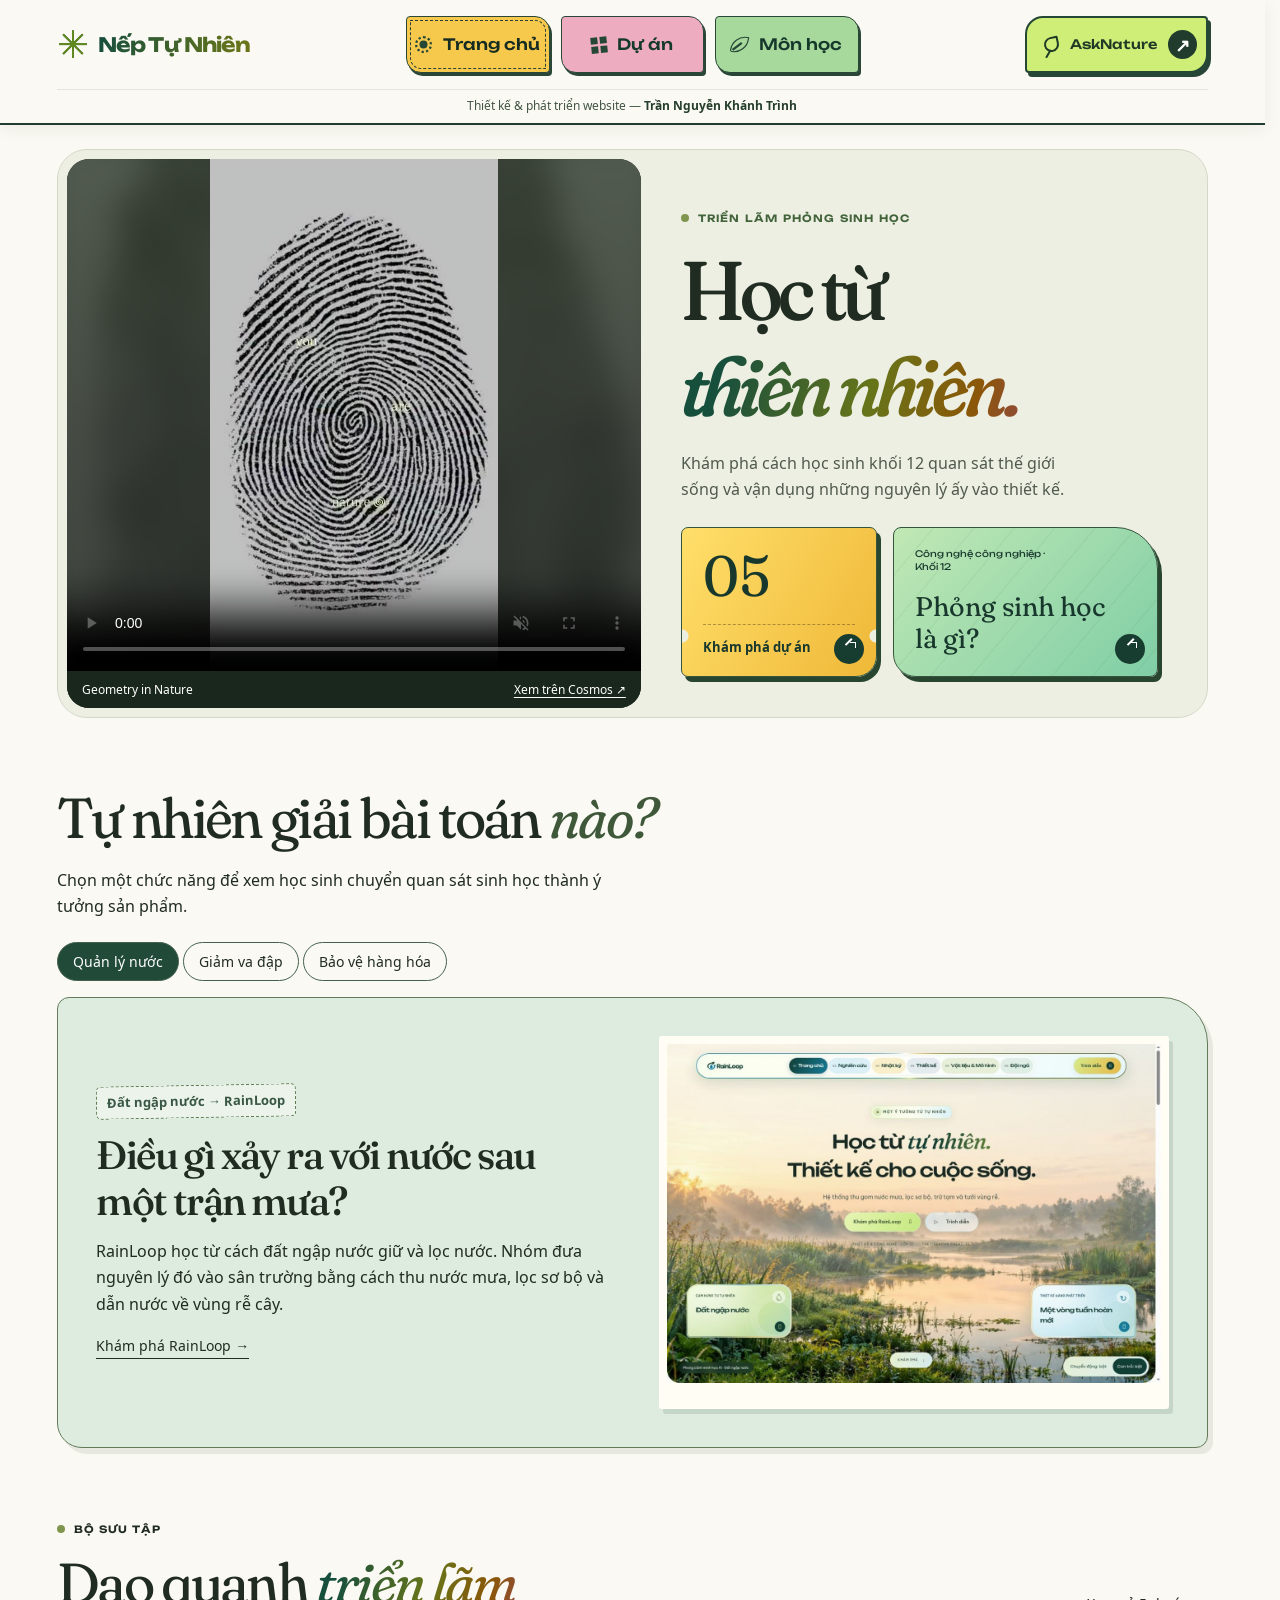
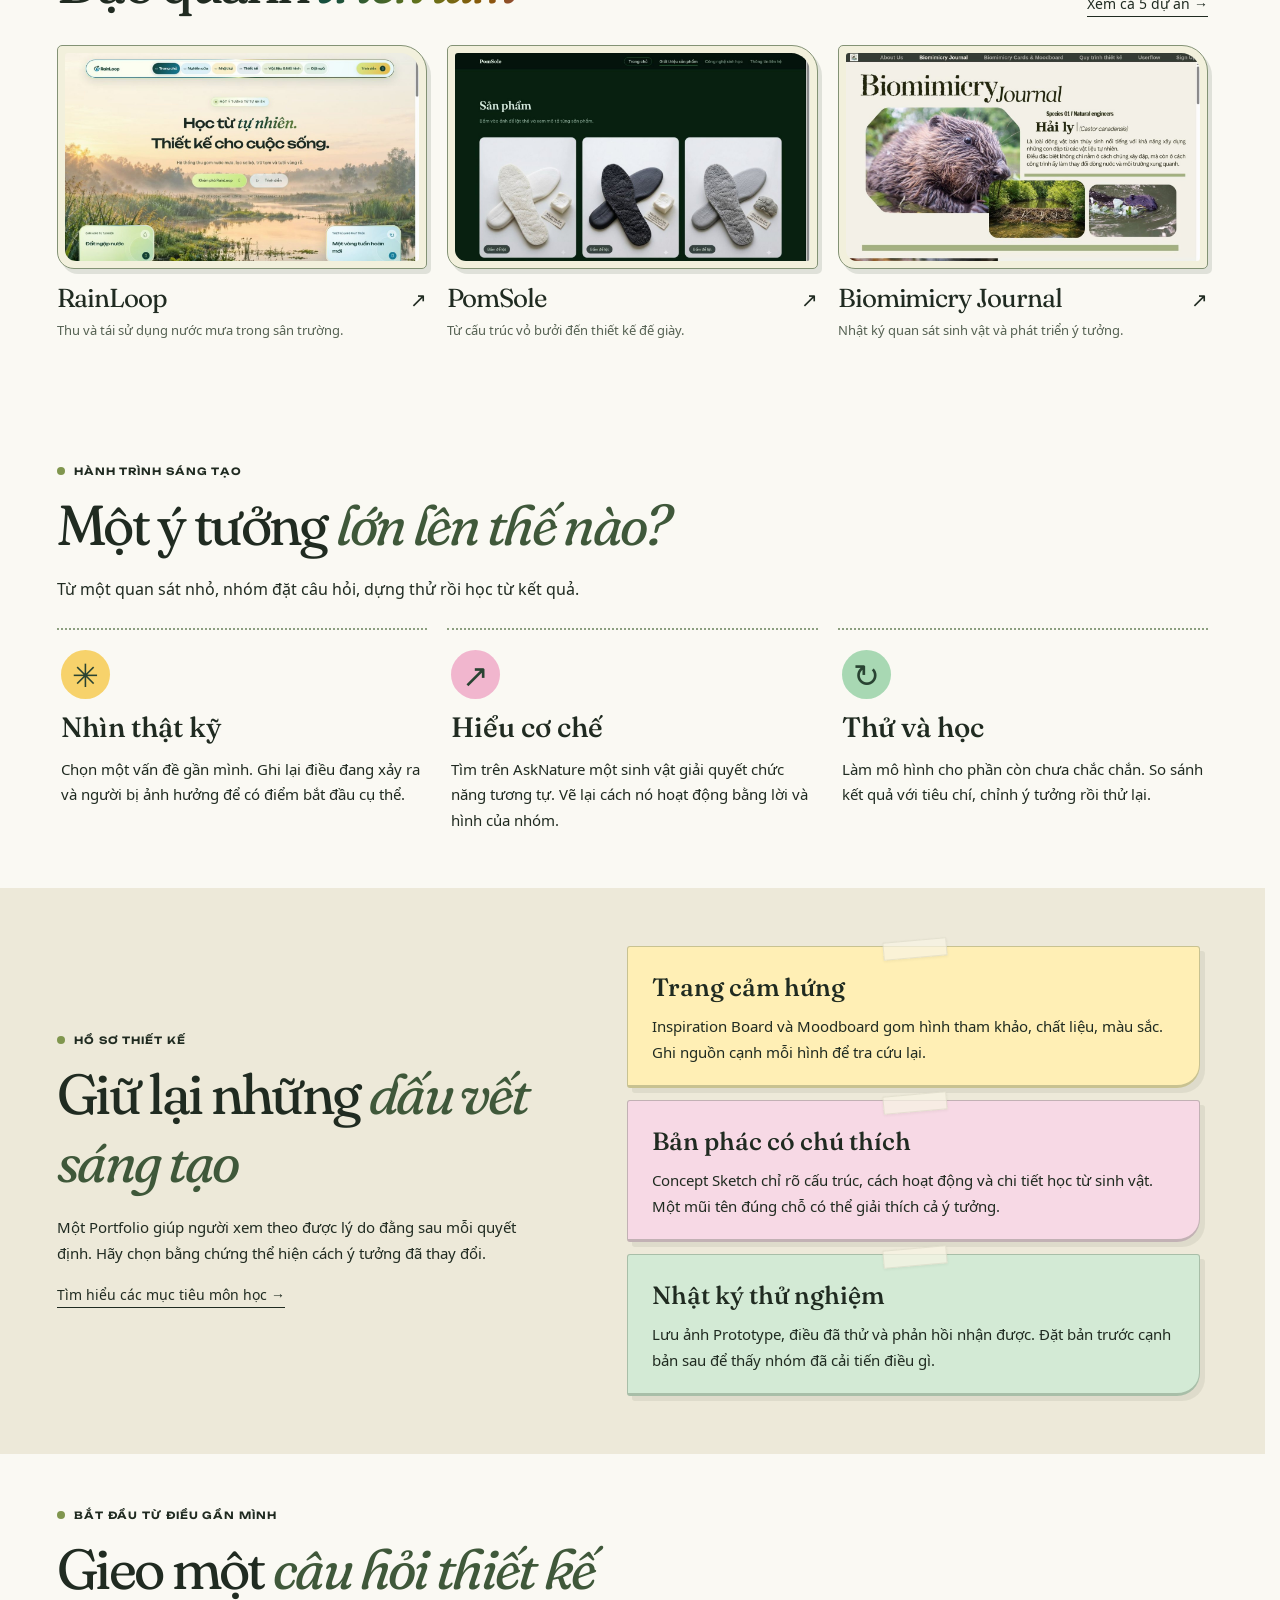
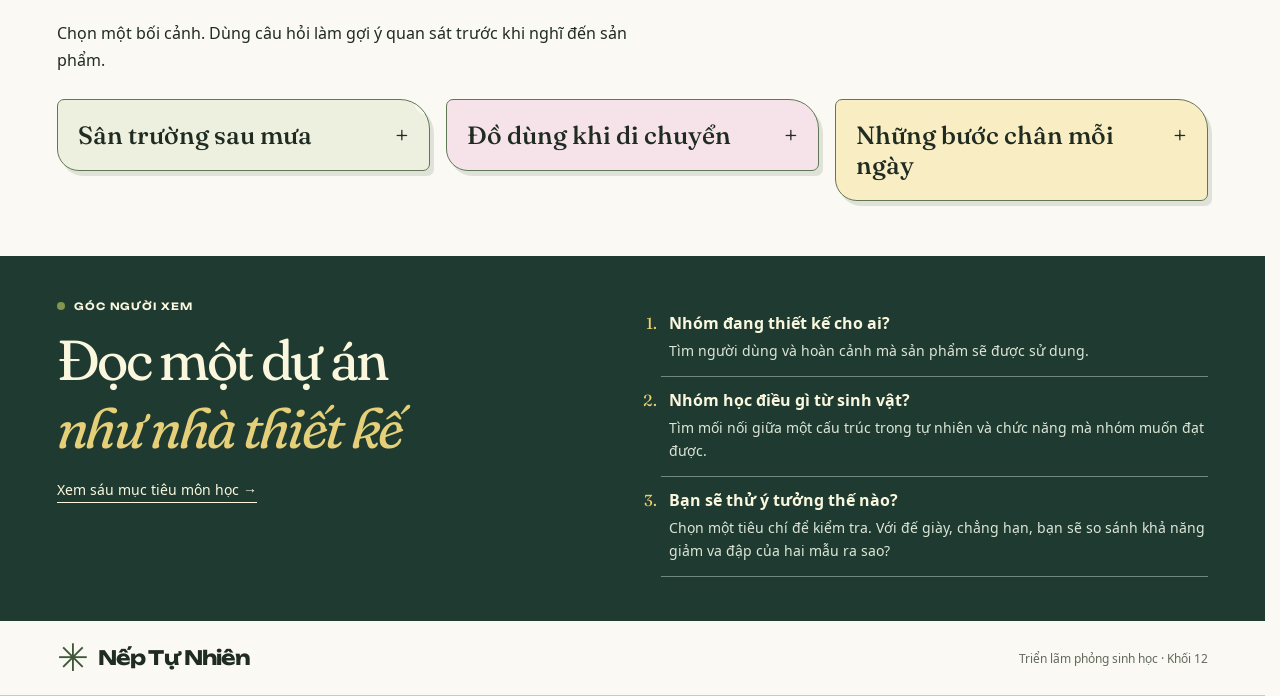
<file: index.html>
<!doctype html><html lang="vi"><head><meta charset="utf-8"><meta name="viewport" content="width=device-width,initial-scale=1"><meta name="theme-color" content="#fcfaee"><meta name="description" content="Triển lãm website phỏng sinh học của học sinh khối 12."><title>Trang chủ · Nếp Tự Nhiên</title><link rel="stylesheet" href="style.css?v=2"><link rel="stylesheet" href="exhibition.css"><link rel="stylesheet" href="typography.css?v=6"><script src="app.js?v=11" defer></script><link rel="stylesheet" href="course-guide-v1.css"><link rel="stylesheet" href="field-motion.css?v=9"><link rel="stylesheet" href="interactions-v1.css"><link rel="stylesheet" href="sticky-credit-v1.css"><link rel="stylesheet" href="crafted-cards-v1.css"></head>
 <body><a class="skip" href="#noi-dung">Đến nội dung</a><header><div class="bar wrap"><a class="brand" href="./"><span class="mark" aria-hidden="true">✳</span>Nếp Tự Nhiên</a><nav aria-label="Điều hướng chính"><a href="./" aria-current="page"><span aria-hidden="true" class="stamp-icon sun"></span><span>Trang chủ</span></a><a href="du-an.html"><span aria-hidden="true" class="stamp-icon tiles"></span><span>Dự án</span></a><a href="mon-hoc.html"><span aria-hidden="true" class="stamp-icon leaf"></span><span>Môn học</span></a></nav><a class="source" href="https://asknature.org/" target="_blank" rel="noopener"><span class="source-lens" aria-hidden="true"></span><span>AskNature</span><span class="source-arrow" aria-hidden="true">↗</span></a></div><div class="header-credit wrap"><span>Thiết kế &amp; phát triển website — <strong>Trần Nguyễn Khánh Trình</strong></span></div></header><main id="noi-dung" tabindex="-1"><section class="hero wrap" id="trang-chu">
  <figure class="hero-film">
    <video controls playsinline muted loop preload="metadata" poster="assets/geometry-poster.jpg" aria-label="Video của Geometry in Nature">
      <source src="https://cdn.cosmos.so/705be368-18ea-49fc-8e06-4b64c45ced7f.mp4" type="video/mp4">
      <a href="https://www.cosmos.so/e/115667324">Xem video trên Cosmos</a>
    </video>
    <figcaption><span>Geometry in Nature</span><a href="https://www.cosmos.so/e/115667324" target="_blank" rel="noopener">Xem trên Cosmos ↗</a></figcaption>
  </figure>
  <div class="intro"><div class="eyebrow"><i></i>Triển lãm phỏng sinh học</div>
    <h1><span>Học từ</span> <em>thiên nhiên.</em></h1>
    <p>Khám phá cách học sinh khối 12 quan sát thế giới sống và vận dụng những nguyên lý ấy vào thiết kế.</p>
    <div class="discovery"><a class="collection-door" href="du-an.html"><strong>05</strong><span>Khám phá dự án</span><b aria-hidden="true">↗</b></a>
    <a class="course-door" href="mon-hoc.html"><span>Công nghệ công nghiệp · Khối 12</span><strong>Phỏng sinh học<br>là gì?</strong><b aria-hidden="true">↗</b></a></div>
  </div></section><section class="wrap atlas"><h2>Tự nhiên giải bài toán <em>nào?</em></h2><p>Chọn một chức năng để xem học sinh chuyển quan sát sinh học thành ý tưởng sản phẩm.</p><fieldset class="case-picker"><legend>Chọn chức năng</legend><input type="radio" name="function" id="pick-nuoc" aria-label="Quản lý nước" checked><label for="pick-nuoc">Quản lý nước</label><input type="radio" name="function" id="pick-dem" aria-label="Giảm va đập"><label for="pick-dem">Giảm va đập</label><input type="radio" name="function" id="pick-bao-bi" aria-label="Bảo vệ hàng hóa"><label for="pick-bao-bi">Bảo vệ hàng hóa</label><div class="case-sheets"><article class="case-sheet case-nuoc"><div><p class="case-origin">Đất ngập nước → RainLoop</p><h3>Điều gì xảy ra với nước sau một trận mưa?</h3><p>RainLoop học từ cách đất ngập nước giữ và lọc nước. Nhóm đưa nguyên lý đó vào sân trường bằng cách thu nước mưa, lọc sơ bộ và dẫn nước về vùng rễ cây.</p><a class="textlink" href="rainloop.html">Khám phá RainLoop →</a></div><a class="case-view" href="rainloop.html" aria-label="Xem dự án RainLoop"><img src="assets/1.jpg" loading="lazy" alt="Giao diện RainLoop"></a></article><article class="case-sheet case-dem"><div><p class="case-origin">Vỏ bưởi → PomSole</p><h3>Một lớp vỏ gợi ý điều gì cho đế giày?</h3><p>PomSole chọn cấu trúc vỏ bưởi làm điểm xuất phát để thiết kế đế giày. Khi xem ba mẫu đế, hãy tìm chi tiết thể hiện ý tưởng đệm và phân bố lực.</p><a class="textlink" href="pomsole.html">Khám phá PomSole →</a></div><a class="case-view" href="pomsole.html" aria-label="Xem dự án PomSole"><img src="assets/2.jpg" loading="lazy" alt="Giao diện PomSole"></a></article><article class="case-sheet case-bao-bi"><div><p class="case-origin">Mỏ chim toucan → TB Protect</p><h3>Làm sao bảo vệ vật bên trong mà vẫn giữ cấu trúc nhẹ?</h3><p>Toucan Boucan lấy cảm hứng từ mỏ chim toucan để đề xuất bao bì nhiều lớp. Hãy xem cách nhóm chuyển ý tưởng về cấu trúc nhẹ thành thiết kế bảo vệ hàng hóa.</p><a class="textlink" href="toucan-boucan.html">Khám phá Toucan Boucan →</a></div><a class="case-view" href="toucan-boucan.html" aria-label="Xem dự án Toucan Boucan"><img src="assets/5.jpg" loading="lazy" alt="Giao diện Toucan Boucan"></a></article></div></fieldset></section><section class="gallery wrap"><div class="section-title"><div class="headingblock"><div class="eyebrow"><i></i>Bộ sưu tập</div><h2>Dạo quanh <em>triển lãm</em></h2></div><a class="textlink" href="du-an.html">Xem cả 5 dự án →</a></div><div id="cards"><a class="tile" href="rainloop.html"><div class="art"><img src="assets/1.jpg" alt="Giao diện RainLoop"></div><div class="cardline"><h3>RainLoop</h3><span aria-hidden="true">↗</span></div><p>Thu và tái sử dụng nước mưa trong sân trường.</p></a><a class="tile" href="pomsole.html"><div class="art"><img src="assets/2.jpg" alt="Giao diện PomSole"></div><div class="cardline"><h3>PomSole</h3><span aria-hidden="true">↗</span></div><p>Từ cấu trúc vỏ bưởi đến thiết kế đế giày.</p></a><a class="tile" href="biomimicry-journal.html"><div class="art"><img src="assets/3.jpg" alt="Giao diện Biomimicry Journal"></div><div class="cardline"><h3>Biomimicry Journal</h3><span aria-hidden="true">↗</span></div><p>Nhật ký quan sát sinh vật và phát triển ý tưởng.</p></a></div></section><section class="wrap project-path">
 <div class="eyebrow"><i></i>Hành trình sáng tạo</div><h2>Một ý tưởng <em>lớn lên thế nào?</em></h2>
 <p>Từ một quan sát nhỏ, nhóm đặt câu hỏi, dựng thử rồi học từ kết quả.</p>
 <div class="path-stops">
 <article><span class="path-symbol" aria-hidden="true">✳</span><h3>Nhìn thật kỹ</h3><p>Chọn một vấn đề gần mình. Ghi lại điều đang xảy ra và người bị ảnh hưởng để có điểm bắt đầu cụ thể.</p></article>
 <article><span class="path-symbol" aria-hidden="true">↗</span><h3>Hiểu cơ chế</h3><p>Tìm trên AskNature một sinh vật giải quyết chức năng tương tự. Vẽ lại cách nó hoạt động bằng lời và hình của nhóm.</p></article>
 <article><span class="path-symbol" aria-hidden="true">↻</span><h3>Thử và học</h3><p>Làm mô hình cho phần còn chưa chắc chắn. So sánh kết quả với tiêu chí, chỉnh ý tưởng rồi thử lại.</p></article>
 </div></section>
 <section class="portfolio-band"><div class="wrap portfolio-desk">
 <div><div class="eyebrow"><i></i>Hồ sơ thiết kế</div><h2>Giữ lại những <em>dấu vết sáng tạo</em></h2><p>Một Portfolio giúp người xem theo được lý do đằng sau mỗi quyết định. Hãy chọn bằng chứng thể hiện cách ý tưởng đã thay đổi.</p><a class="textlink" href="mon-hoc.html#quy-trinh">Tìm hiểu các mục tiêu môn học →</a></div>
 <div class="paper-stack">
 <article class="paper paper-yellow"><h3>Trang cảm hứng</h3><p>Inspiration Board và Moodboard gom hình tham khảo, chất liệu, màu sắc. Ghi nguồn cạnh mỗi hình để tra cứu lại.</p></article>
 <article class="paper paper-pink"><h3>Bản phác có chú thích</h3><p>Concept Sketch chỉ rõ cấu trúc, cách hoạt động và chi tiết học từ sinh vật. Một mũi tên đúng chỗ có thể giải thích cả ý tưởng.</p></article>
 <article class="paper paper-green"><h3>Nhật ký thử nghiệm</h3><p>Lưu ảnh Prototype, điều đã thử và phản hồi nhận được. Đặt bản trước cạnh bản sau để thấy nhóm đã cải tiến điều gì.</p></article>
 </div></div></section>
 <section class="wrap idea-seeds"><div class="eyebrow"><i></i>Bắt đầu từ điều gần mình</div><h2>Gieo một <em>câu hỏi thiết kế</em></h2><p>Chọn một bối cảnh. Dùng câu hỏi làm gợi ý quan sát trước khi nghĩ đến sản phẩm.</p>
 <div class="seed-grid">
 <details><summary>Sân trường sau mưa<span aria-hidden="true">+</span></summary><p>Nước đọng ở đâu? Ai đi qua khu vực đó? Nhóm có thể quan sát đường chảy và lượng nước trước khi chọn cách thu, dẫn hoặc trữ nước.</p><a class="textlink" href="rainloop.html">Xem cách RainLoop tiếp cận →</a></details>
 <details><summary>Đồ dùng khi di chuyển<span aria-hidden="true">+</span></summary><p>Đồ vật nào dễ bị va đập trong cặp hoặc khi vận chuyển? Chọn một vật cụ thể, tìm điểm dễ hỏng và xác định tiêu chí bảo vệ nó.</p><a class="textlink" href="toucan-boucan.html">Khám phá bao bì TB Protect →</a></details>
 <details><summary>Những bước chân mỗi ngày<span aria-hidden="true">+</span></summary><p>Người dùng mang giày trong hoàn cảnh nào? Họ quan tâm đến độ êm, khối lượng hay độ bền? Những nhu cầu này giúp nhóm chọn điều cần kiểm tra ở mô hình đế.</p><a class="textlink" href="pomsole.html">Xem ý tưởng PomSole →</a></details>
 </div></section><section class="guide-band"><div class="wrap visitor-guide"><div><div class="eyebrow"><i></i>Góc người xem</div><h2>Đọc một dự án<br><em>như nhà thiết kế</em></h2><a class="textlink" href="mon-hoc.html#quy-trinh">Xem sáu mục tiêu môn học →</a></div><ol>
<li><strong>Nhóm đang thiết kế cho ai?</strong><span>Tìm người dùng và hoàn cảnh mà sản phẩm sẽ được sử dụng.</span></li>
<li><strong>Nhóm học điều gì từ sinh vật?</strong><span>Tìm mối nối giữa một cấu trúc trong tự nhiên và chức năng mà nhóm muốn đạt được.</span></li>
<li><strong>Bạn sẽ thử ý tưởng thế nào?</strong><span>Chọn một tiêu chí để kiểm tra. Với đế giày, chẳng hạn, bạn sẽ so sánh khả năng giảm va đập của hai mẫu ra sao?</span></li>
</ol></div></section></main><footer><div class="bar wrap"><a class="brand" href="./"><span class="mark" aria-hidden="true">✳</span>Nếp Tự Nhiên</a><span>Triển lãm phỏng sinh học · Khối 12</span></div></footer><div class="curtain" aria-hidden="true"></div><div id="cursor" aria-hidden="true">↗</div></body></html>
</file>
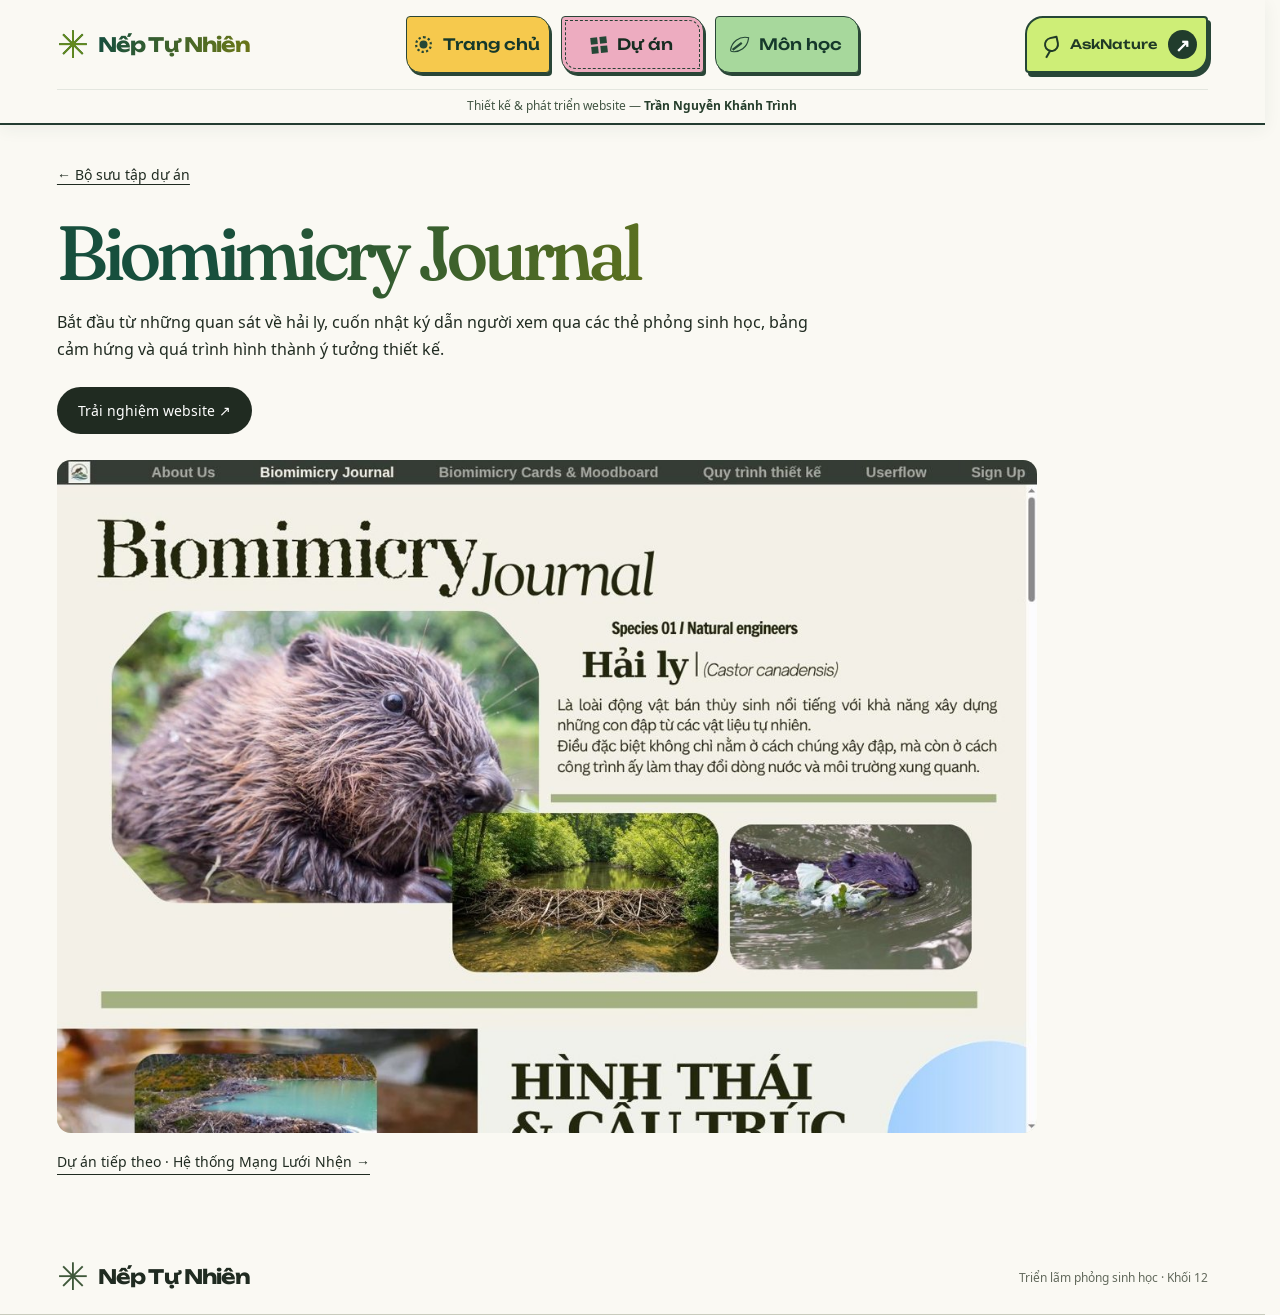
<file: biomimicry-journal.html>
<!doctype html><html lang="vi"><head><meta charset="utf-8"><meta name="viewport" content="width=device-width,initial-scale=1"><meta name="theme-color" content="#fcfaee"><meta name="description" content="Triển lãm website phỏng sinh học của học sinh khối 12."><title>Biomimicry Journal · Nếp Tự Nhiên</title><link rel="stylesheet" href="style.css?v=2"><link rel="stylesheet" href="exhibition.css"><link rel="stylesheet" href="typography.css?v=6"><script src="app.js?v=11" defer></script><link rel="stylesheet" href="course-guide-v1.css"><link rel="stylesheet" href="field-motion.css?v=9"><link rel="stylesheet" href="interactions-v1.css"><link rel="stylesheet" href="sticky-credit-v1.css"><link rel="stylesheet" href="crafted-cards-v1.css"></head>
 <body><a class="skip" href="#noi-dung">Đến nội dung</a><header><div class="bar wrap"><a class="brand" href="./"><span class="mark" aria-hidden="true">✳</span>Nếp Tự Nhiên</a><nav aria-label="Điều hướng chính"><a href="./"><span aria-hidden="true" class="stamp-icon sun"></span><span>Trang chủ</span></a><a href="du-an.html" aria-current="page"><span aria-hidden="true" class="stamp-icon tiles"></span><span>Dự án</span></a><a href="mon-hoc.html"><span aria-hidden="true" class="stamp-icon leaf"></span><span>Môn học</span></a></nav><a class="source" href="https://asknature.org/" target="_blank" rel="noopener"><span class="source-lens" aria-hidden="true"></span><span>AskNature</span><span class="source-arrow" aria-hidden="true">↗</span></a></div><div class="header-credit wrap"><span>Thiết kế &amp; phát triển website — <strong>Trần Nguyễn Khánh Trình</strong></span></div></header><main id="noi-dung" tabindex="-1"><article class="wrap detail"><a class="back" href="du-an.html">← Bộ sưu tập dự án</a><h1>Biomimicry Journal</h1><p>Bắt đầu từ những quan sát về hải ly, cuốn nhật ký dẫn người xem qua các thẻ phỏng sinh học, bảng cảm hứng và quá trình hình thành ý tưởng thiết kế.</p><a class="button" href="https://lstsict2526.my.canva.site/gk/biomimicry-journal" target="_blank" rel="noopener">Trải nghiệm website ↗</a><div class="art"><img src="assets/3.jpg" alt="Ảnh giao diện Biomimicry Journal"></div><a class="textlink" href="mang-luoi-nhen.html">Dự án tiếp theo · Hệ thống Mạng Lưới Nhện →</a></article></main><footer><div class="bar wrap"><a class="brand" href="./"><span class="mark" aria-hidden="true">✳</span>Nếp Tự Nhiên</a><span>Triển lãm phỏng sinh học · Khối 12</span></div></footer><div class="curtain" aria-hidden="true"></div><div id="cursor" aria-hidden="true">↗</div></body></html>
</file>
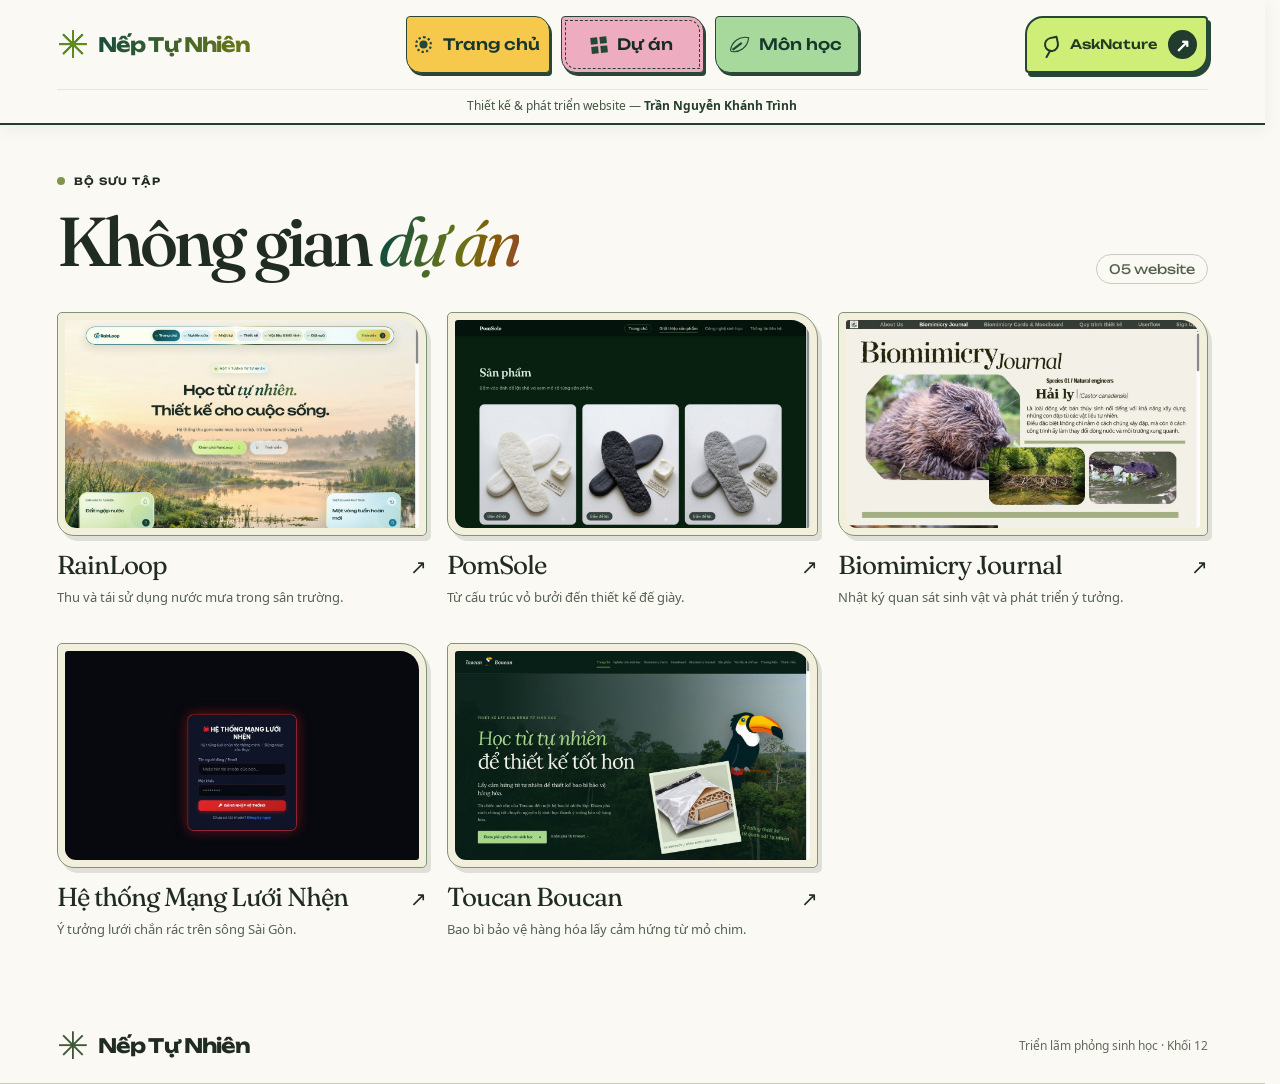
<file: du-an.html>
<!doctype html><html lang="vi"><head><meta charset="utf-8"><meta name="viewport" content="width=device-width,initial-scale=1"><meta name="theme-color" content="#fcfaee"><meta name="description" content="Triển lãm website phỏng sinh học của học sinh khối 12."><title>Bộ sưu tập dự án · Nếp Tự Nhiên</title><link rel="stylesheet" href="style.css?v=2"><link rel="stylesheet" href="exhibition.css"><link rel="stylesheet" href="typography.css?v=6"><script src="app.js?v=11" defer></script><link rel="stylesheet" href="course-guide-v1.css"><link rel="stylesheet" href="field-motion.css?v=9"><link rel="stylesheet" href="interactions-v1.css"><link rel="stylesheet" href="sticky-credit-v1.css"><link rel="stylesheet" href="crafted-cards-v1.css"></head>
 <body><a class="skip" href="#noi-dung">Đến nội dung</a><header><div class="bar wrap"><a class="brand" href="./"><span class="mark" aria-hidden="true">✳</span>Nếp Tự Nhiên</a><nav aria-label="Điều hướng chính"><a href="./"><span aria-hidden="true" class="stamp-icon sun"></span><span>Trang chủ</span></a><a href="du-an.html" aria-current="page"><span aria-hidden="true" class="stamp-icon tiles"></span><span>Dự án</span></a><a href="mon-hoc.html"><span aria-hidden="true" class="stamp-icon leaf"></span><span>Môn học</span></a></nav><a class="source" href="https://asknature.org/" target="_blank" rel="noopener"><span class="source-lens" aria-hidden="true"></span><span>AskNature</span><span class="source-arrow" aria-hidden="true">↗</span></a></div><div class="header-credit wrap"><span>Thiết kế &amp; phát triển website — <strong>Trần Nguyễn Khánh Trình</strong></span></div></header><main id="noi-dung" tabindex="-1"><section class="gallery wrap"><div class="section-title"><div class="headingblock"><div class="eyebrow"><i></i>Bộ sưu tập</div><h1>Không gian <em>dự án</em></h1></div><span class="count">05 website</span></div><div id="cards"><a class="tile" href="rainloop.html"><div class="art"><img src="assets/1.jpg" alt="Giao diện RainLoop"></div><div class="cardline"><h3>RainLoop</h3><span aria-hidden="true">↗</span></div><p>Thu và tái sử dụng nước mưa trong sân trường.</p></a><a class="tile" href="pomsole.html"><div class="art"><img src="assets/2.jpg" alt="Giao diện PomSole"></div><div class="cardline"><h3>PomSole</h3><span aria-hidden="true">↗</span></div><p>Từ cấu trúc vỏ bưởi đến thiết kế đế giày.</p></a><a class="tile" href="biomimicry-journal.html"><div class="art"><img src="assets/3.jpg" alt="Giao diện Biomimicry Journal"></div><div class="cardline"><h3>Biomimicry Journal</h3><span aria-hidden="true">↗</span></div><p>Nhật ký quan sát sinh vật và phát triển ý tưởng.</p></a><a class="tile" href="mang-luoi-nhen.html"><div class="art"><img src="assets/4.jpg" alt="Giao diện Hệ thống Mạng Lưới Nhện"></div><div class="cardline"><h3>Hệ thống Mạng Lưới Nhện</h3><span aria-hidden="true">↗</span></div><p>Ý tưởng lưới chắn rác trên sông Sài Gòn.</p></a><a class="tile" href="toucan-boucan.html"><div class="art"><img src="assets/5.jpg" alt="Giao diện Toucan Boucan"></div><div class="cardline"><h3>Toucan Boucan</h3><span aria-hidden="true">↗</span></div><p>Bao bì bảo vệ hàng hóa lấy cảm hứng từ mỏ chim.</p></a></div></section></main><footer><div class="bar wrap"><a class="brand" href="./"><span class="mark" aria-hidden="true">✳</span>Nếp Tự Nhiên</a><span>Triển lãm phỏng sinh học · Khối 12</span></div></footer><div class="curtain" aria-hidden="true"></div><div id="cursor" aria-hidden="true">↗</div></body></html>
</file>
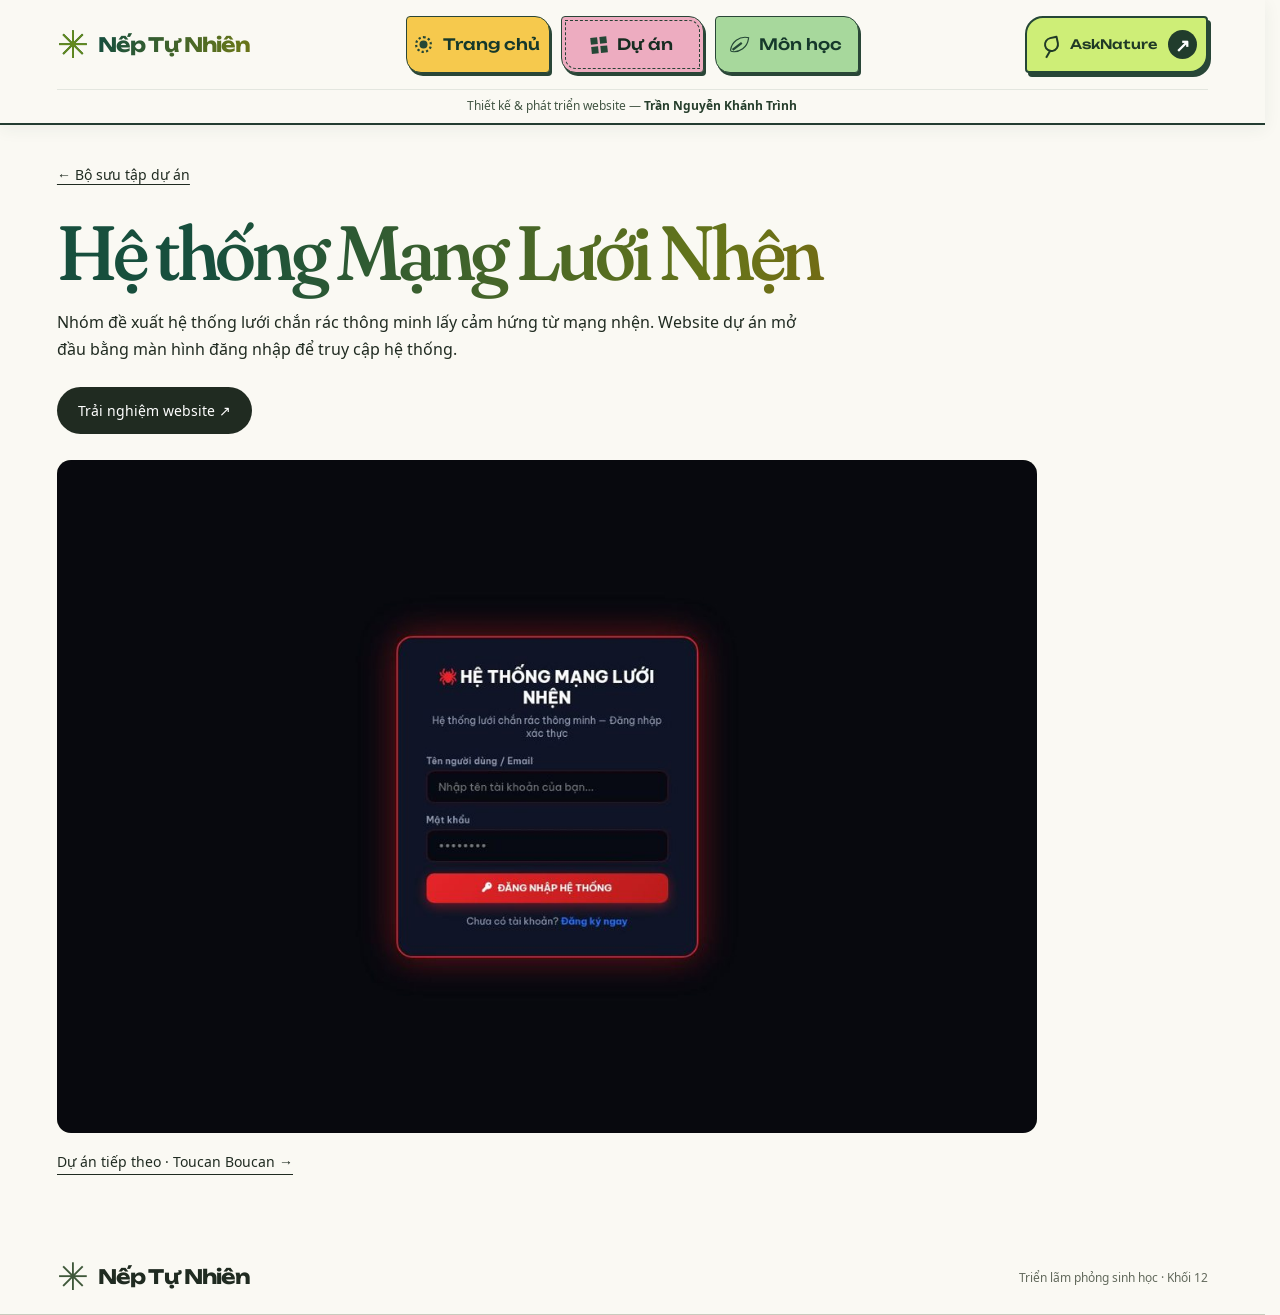
<file: mang-luoi-nhen.html>
<!doctype html><html lang="vi"><head><meta charset="utf-8"><meta name="viewport" content="width=device-width,initial-scale=1"><meta name="theme-color" content="#fcfaee"><meta name="description" content="Triển lãm website phỏng sinh học của học sinh khối 12."><title>Hệ thống Mạng Lưới Nhện · Nếp Tự Nhiên</title><link rel="stylesheet" href="style.css?v=2"><link rel="stylesheet" href="exhibition.css"><link rel="stylesheet" href="typography.css?v=6"><script src="app.js?v=11" defer></script><link rel="stylesheet" href="course-guide-v1.css"><link rel="stylesheet" href="field-motion.css?v=9"><link rel="stylesheet" href="interactions-v1.css"><link rel="stylesheet" href="sticky-credit-v1.css"><link rel="stylesheet" href="crafted-cards-v1.css"></head>
 <body><a class="skip" href="#noi-dung">Đến nội dung</a><header><div class="bar wrap"><a class="brand" href="./"><span class="mark" aria-hidden="true">✳</span>Nếp Tự Nhiên</a><nav aria-label="Điều hướng chính"><a href="./"><span aria-hidden="true" class="stamp-icon sun"></span><span>Trang chủ</span></a><a href="du-an.html" aria-current="page"><span aria-hidden="true" class="stamp-icon tiles"></span><span>Dự án</span></a><a href="mon-hoc.html"><span aria-hidden="true" class="stamp-icon leaf"></span><span>Môn học</span></a></nav><a class="source" href="https://asknature.org/" target="_blank" rel="noopener"><span class="source-lens" aria-hidden="true"></span><span>AskNature</span><span class="source-arrow" aria-hidden="true">↗</span></a></div><div class="header-credit wrap"><span>Thiết kế &amp; phát triển website — <strong>Trần Nguyễn Khánh Trình</strong></span></div></header><main id="noi-dung" tabindex="-1"><article class="wrap detail"><a class="back" href="du-an.html">← Bộ sưu tập dự án</a><h1>Hệ thống Mạng Lưới Nhện</h1><p>Nhóm đề xuất hệ thống lưới chắn rác thông minh lấy cảm hứng từ mạng nhện. Website dự án mở đầu bằng màn hình đăng nhập để truy cập hệ thống.</p><a class="button" href="https://luoiracweb.oneapp.dev/" target="_blank" rel="noopener">Trải nghiệm website ↗</a><div class="art"><img src="assets/4.jpg" alt="Ảnh giao diện Hệ thống Mạng Lưới Nhện"></div><a class="textlink" href="toucan-boucan.html">Dự án tiếp theo · Toucan Boucan →</a></article></main><footer><div class="bar wrap"><a class="brand" href="./"><span class="mark" aria-hidden="true">✳</span>Nếp Tự Nhiên</a><span>Triển lãm phỏng sinh học · Khối 12</span></div></footer><div class="curtain" aria-hidden="true"></div><div id="cursor" aria-hidden="true">↗</div></body></html>
</file>
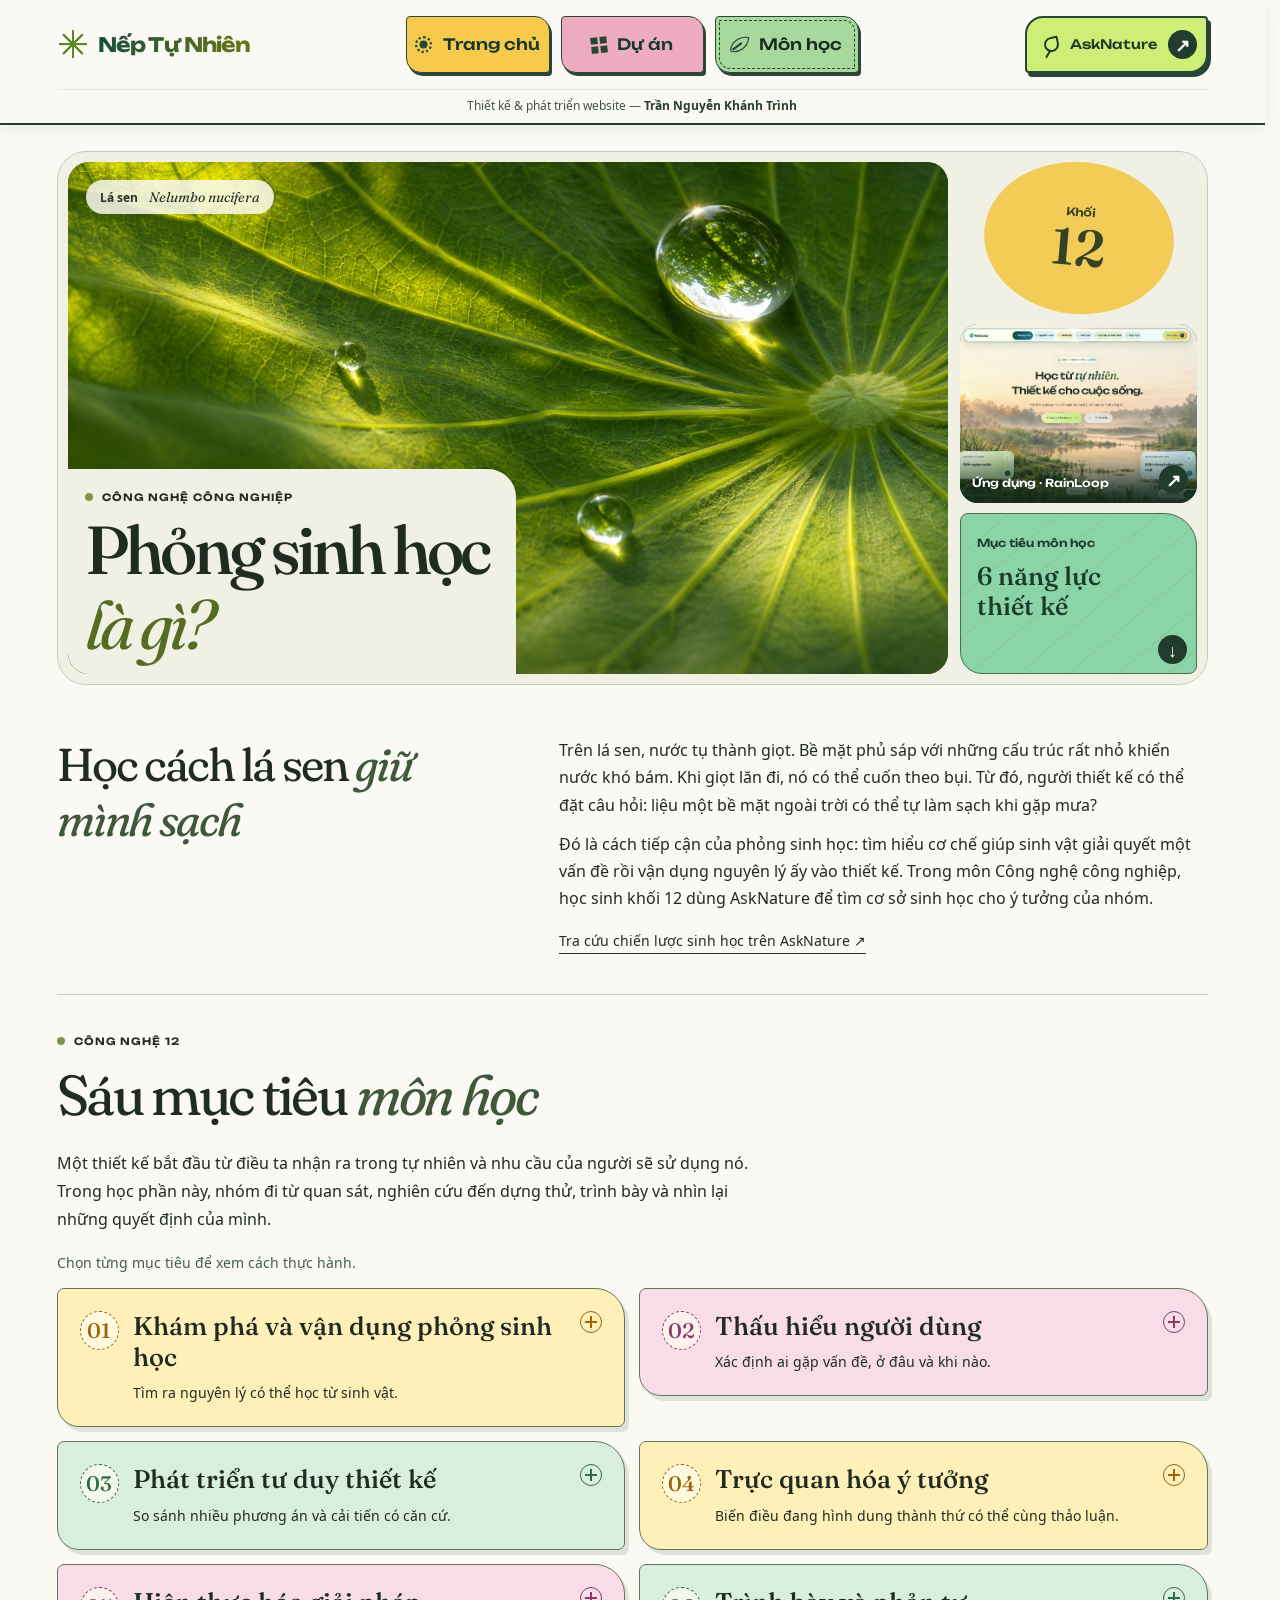
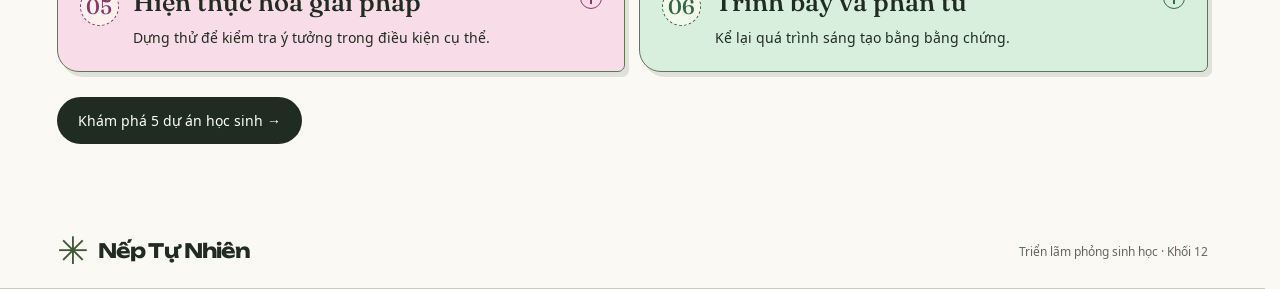
<file: mon-hoc.html>
<!doctype html><html lang="vi"><head><meta charset="utf-8"><meta name="viewport" content="width=device-width,initial-scale=1"><meta name="theme-color" content="#fcfaee"><meta name="description" content="Triển lãm website phỏng sinh học của học sinh khối 12."><title>Môn học · Nếp Tự Nhiên</title><link rel="stylesheet" href="style.css?v=2"><link rel="stylesheet" href="exhibition.css"><link rel="stylesheet" href="typography.css?v=6"><script src="app.js?v=11" defer></script><link rel="stylesheet" href="course-guide-v1.css"><link rel="stylesheet" href="field-motion.css?v=9"><link rel="stylesheet" href="interactions-v1.css"><link rel="stylesheet" href="sticky-credit-v1.css"><link rel="stylesheet" href="crafted-cards-v1.css"></head>
 <body><a class="skip" href="#noi-dung">Đến nội dung</a><header><div class="bar wrap"><a class="brand" href="./"><span class="mark" aria-hidden="true">✳</span>Nếp Tự Nhiên</a><nav aria-label="Điều hướng chính"><a href="./"><span aria-hidden="true" class="stamp-icon sun"></span><span>Trang chủ</span></a><a href="du-an.html"><span aria-hidden="true" class="stamp-icon tiles"></span><span>Dự án</span></a><a href="mon-hoc.html" aria-current="page"><span aria-hidden="true" class="stamp-icon leaf"></span><span>Môn học</span></a></nav><a class="source" href="https://asknature.org/" target="_blank" rel="noopener"><span class="source-lens" aria-hidden="true"></span><span>AskNature</span><span class="source-arrow" aria-hidden="true">↗</span></a></div><div class="header-credit wrap"><span>Thiết kế &amp; phát triển website — <strong>Trần Nguyễn Khánh Trình</strong></span></div></header><main id="noi-dung" tabindex="-1"><section class="field-board wrap" aria-labelledby="course-title">
  <div class="leaf-plate">
    <img src="assets/lotus.jpg" alt="Những giọt nước tròn trên các gân lá sen" fetchpriority="high">
    <span class="plate-label">Lá sen <i>Nelumbo nucifera</i></span>
    <div class="plate-title"><div class="eyebrow"><i></i>Công nghệ công nghiệp</div>
    <h1 id="course-title">Phỏng sinh học<br><em>là gì?</em></h1></div>
  </div>
  <aside class="field-side" aria-label="Khám phá môn học">
    <div class="grade-seal"><span>Khối</span><strong>12</strong></div>
    <a class="case-photo" href="rainloop.html"><img src="assets/1.jpg" alt=""><span>Ứng dụng · RainLoop</span><b aria-hidden="true">↗</b></a>
    <a class="field-note" href="#quy-trinh"><span>Mục tiêu môn học</span><strong>6 năng lực<br>thiết kế</strong><b aria-hidden="true">↓</b></a>
  </aside>
</section>
<section class="wrap course-reading">
  <div><h2>Học cách lá sen <em>giữ mình sạch</em></h2></div>
  <div><p>Trên lá sen, nước tụ thành giọt. Bề mặt phủ sáp với những cấu trúc rất nhỏ khiến nước khó bám. Khi giọt lăn đi, nó có thể cuốn theo bụi. Từ đó, người thiết kế có thể đặt câu hỏi: liệu một bề mặt ngoài trời có thể tự làm sạch khi gặp mưa?</p><p>Đó là cách tiếp cận của phỏng sinh học: tìm hiểu cơ chế giúp sinh vật giải quyết một vấn đề rồi vận dụng nguyên lý ấy vào thiết kế. Trong môn Công nghệ công nghiệp, học sinh khối 12 dùng AskNature để tìm cơ sở sinh học cho ý tưởng của nhóm.</p>
  <a class="textlink" href="https://asknature.org/" target="_blank" rel="noopener">Tra cứu chiến lược sinh học trên AskNature ↗</a></div>
</section><section class="wrap method" id="quy-trinh"><div class="eyebrow"><i></i>Công nghệ 12</div><h2>Sáu mục tiêu <em>môn học</em></h2><p class="guide-intro">Một thiết kế bắt đầu từ điều ta nhận ra trong tự nhiên và nhu cầu của người sẽ sử dụng nó. Trong học phần này, nhóm đi từ quan sát, nghiên cứu đến dựng thử, trình bày và nhìn lại những quyết định của mình.</p><p class="guide-help">Chọn từng mục tiêu để xem cách thực hành.</p><div class="goals"><details class="goal-card" style="--delay:0ms"><summary><span class="goal-no">01</span><span class="goal-body"><strong>Khám phá và vận dụng phỏng sinh học</strong><span>Tìm ra nguyên lý có thể học từ sinh vật.</span></span><span class="goal-toggle" aria-hidden="true"></span></summary><p>Với lá sen, điều đáng học là cách bề mặt tương tác với giọt nước. Khi đọc một chiến lược trên AskNature, hãy ghi lại sinh vật, chức năng và cơ chế thực hiện chức năng ấy.</p></details><details class="goal-card" style="--delay:65ms"><summary><span class="goal-no">02</span><span class="goal-body"><strong>Thấu hiểu người dùng</strong><span>Xác định ai gặp vấn đề, ở đâu và khi nào.</span></span><span class="goal-toggle" aria-hidden="true"></span></summary><p>Nếu thiết kế chỗ trú mưa cho sân trường, hãy quan sát học sinh đứng đợi ở đâu, hỏi điều gì khiến các bạn bất tiện và tìm hiểu ai sẽ bảo trì công trình. Những câu trả lời giúp nhóm chọn tiêu chí thiết kế.</p></details><details class="goal-card" style="--delay:130ms"><summary><span class="goal-no">03</span><span class="goal-body"><strong>Phát triển tư duy thiết kế</strong><span>So sánh nhiều phương án và cải tiến có căn cứ.</span></span><span class="goal-toggle" aria-hidden="true"></span></summary><p>Từ cùng một nhu cầu, nhóm phác vài phương án rồi so sánh theo tiêu chí đã chọn. Ghi lại lý do giữ hoặc bỏ một ý tưởng để lần chỉnh sửa sau có cơ sở.</p></details><details class="goal-card" style="--delay:0ms"><summary><span class="goal-no">04</span><span class="goal-body"><strong>Trực quan hóa ý tưởng</strong><span>Biến điều đang hình dung thành thứ có thể cùng thảo luận.</span></span><span class="goal-toggle" aria-hidden="true"></span></summary><p>Gom hình tham khảo vào Inspiration Board, xác định chất liệu và cảm giác bằng Moodboard. Dùng Concept Sketch để giải thích hình dáng, cách hoạt động. Design Brief ghi rõ người dùng, vấn đề, tiêu chí và ràng buộc.</p></details><details class="goal-card" style="--delay:65ms"><summary><span class="goal-no">05</span><span class="goal-body"><strong>Hiện thực hóa giải pháp</strong><span>Dựng thử để kiểm tra ý tưởng trong điều kiện cụ thể.</span></span><span class="goal-toggle" aria-hidden="true"></span></summary><p>Tạo Prototype cho phần cần thử nhất. Với bài toán không gian, dùng Floor Plan để xem lối đi và Interior Layout để bố trí nội thất. Đối chiếu kết quả với tiêu chí thiết kế trước khi chỉnh mô hình.</p></details><details class="goal-card" style="--delay:130ms"><summary><span class="goal-no">06</span><span class="goal-body"><strong>Trình bày và phản tư</strong><span>Kể lại quá trình sáng tạo bằng bằng chứng.</span></span><span class="goal-toggle" aria-hidden="true"></span></summary><p>Chọn bản phác, ảnh mô hình, phản hồi và kết quả thử nghiệm cho Portfolio và hồ sơ thiết kế. Khi trình bày, chỉ ra điều nhóm đã thay đổi, vì sao thay đổi và lần sau muốn kiểm tra điều gì.</p></details></div><a class="button" href="du-an.html">Khám phá 5 dự án học sinh →</a></section></main><footer><div class="bar wrap"><a class="brand" href="./"><span class="mark" aria-hidden="true">✳</span>Nếp Tự Nhiên</a><span>Triển lãm phỏng sinh học · Khối 12</span></div></footer><div class="curtain" aria-hidden="true"></div><div id="cursor" aria-hidden="true">↗</div></body></html>
</file>
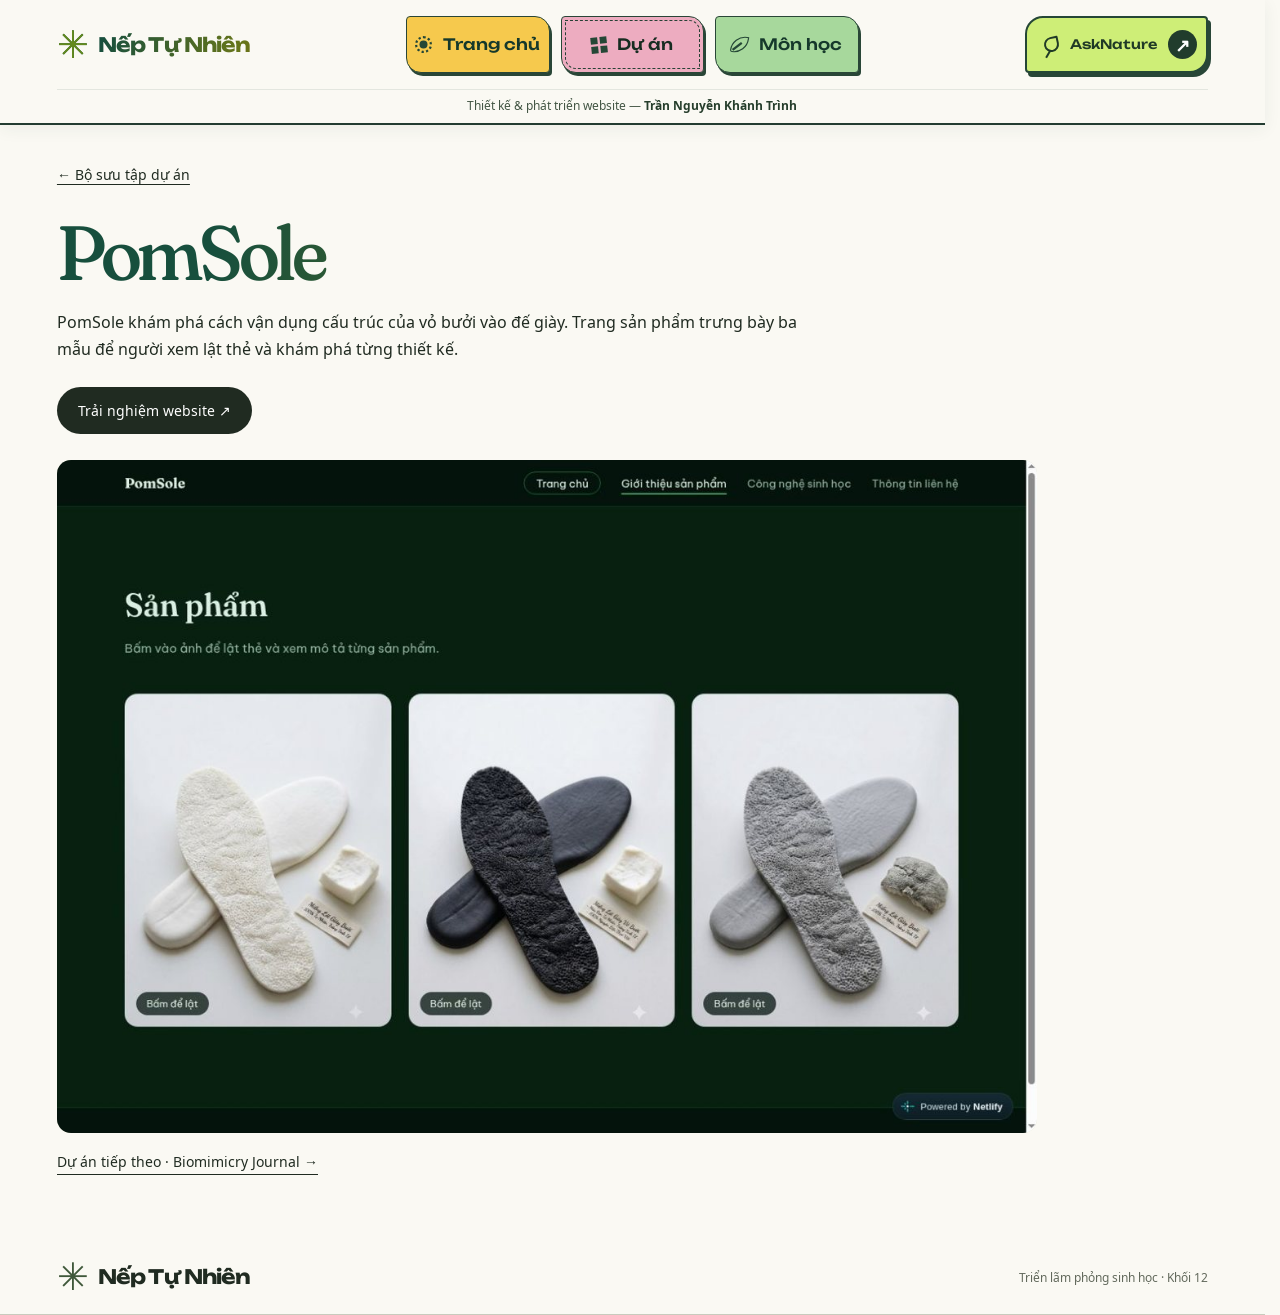
<file: pomsole.html>
<!doctype html><html lang="vi"><head><meta charset="utf-8"><meta name="viewport" content="width=device-width,initial-scale=1"><meta name="theme-color" content="#fcfaee"><meta name="description" content="Triển lãm website phỏng sinh học của học sinh khối 12."><title>PomSole · Nếp Tự Nhiên</title><link rel="stylesheet" href="style.css?v=2"><link rel="stylesheet" href="exhibition.css"><link rel="stylesheet" href="typography.css?v=6"><script src="app.js?v=11" defer></script><link rel="stylesheet" href="course-guide-v1.css"><link rel="stylesheet" href="field-motion.css?v=9"><link rel="stylesheet" href="interactions-v1.css"><link rel="stylesheet" href="sticky-credit-v1.css"><link rel="stylesheet" href="crafted-cards-v1.css"></head>
 <body><a class="skip" href="#noi-dung">Đến nội dung</a><header><div class="bar wrap"><a class="brand" href="./"><span class="mark" aria-hidden="true">✳</span>Nếp Tự Nhiên</a><nav aria-label="Điều hướng chính"><a href="./"><span aria-hidden="true" class="stamp-icon sun"></span><span>Trang chủ</span></a><a href="du-an.html" aria-current="page"><span aria-hidden="true" class="stamp-icon tiles"></span><span>Dự án</span></a><a href="mon-hoc.html"><span aria-hidden="true" class="stamp-icon leaf"></span><span>Môn học</span></a></nav><a class="source" href="https://asknature.org/" target="_blank" rel="noopener"><span class="source-lens" aria-hidden="true"></span><span>AskNature</span><span class="source-arrow" aria-hidden="true">↗</span></a></div><div class="header-credit wrap"><span>Thiết kế &amp; phát triển website — <strong>Trần Nguyễn Khánh Trình</strong></span></div></header><main id="noi-dung" tabindex="-1"><article class="wrap detail"><a class="back" href="du-an.html">← Bộ sưu tập dự án</a><h1>PomSole</h1><p>PomSole khám phá cách vận dụng cấu trúc của vỏ bưởi vào đế giày. Trang sản phẩm trưng bày ba mẫu để người xem lật thẻ và khám phá từng thiết kế.</p><a class="button" href="https://keen-lokum-f9eccd.netlify.app/san-pham" target="_blank" rel="noopener">Trải nghiệm website ↗</a><div class="art"><img src="assets/2.jpg" alt="Ảnh giao diện PomSole"></div><a class="textlink" href="biomimicry-journal.html">Dự án tiếp theo · Biomimicry Journal →</a></article></main><footer><div class="bar wrap"><a class="brand" href="./"><span class="mark" aria-hidden="true">✳</span>Nếp Tự Nhiên</a><span>Triển lãm phỏng sinh học · Khối 12</span></div></footer><div class="curtain" aria-hidden="true"></div><div id="cursor" aria-hidden="true">↗</div></body></html>
</file>
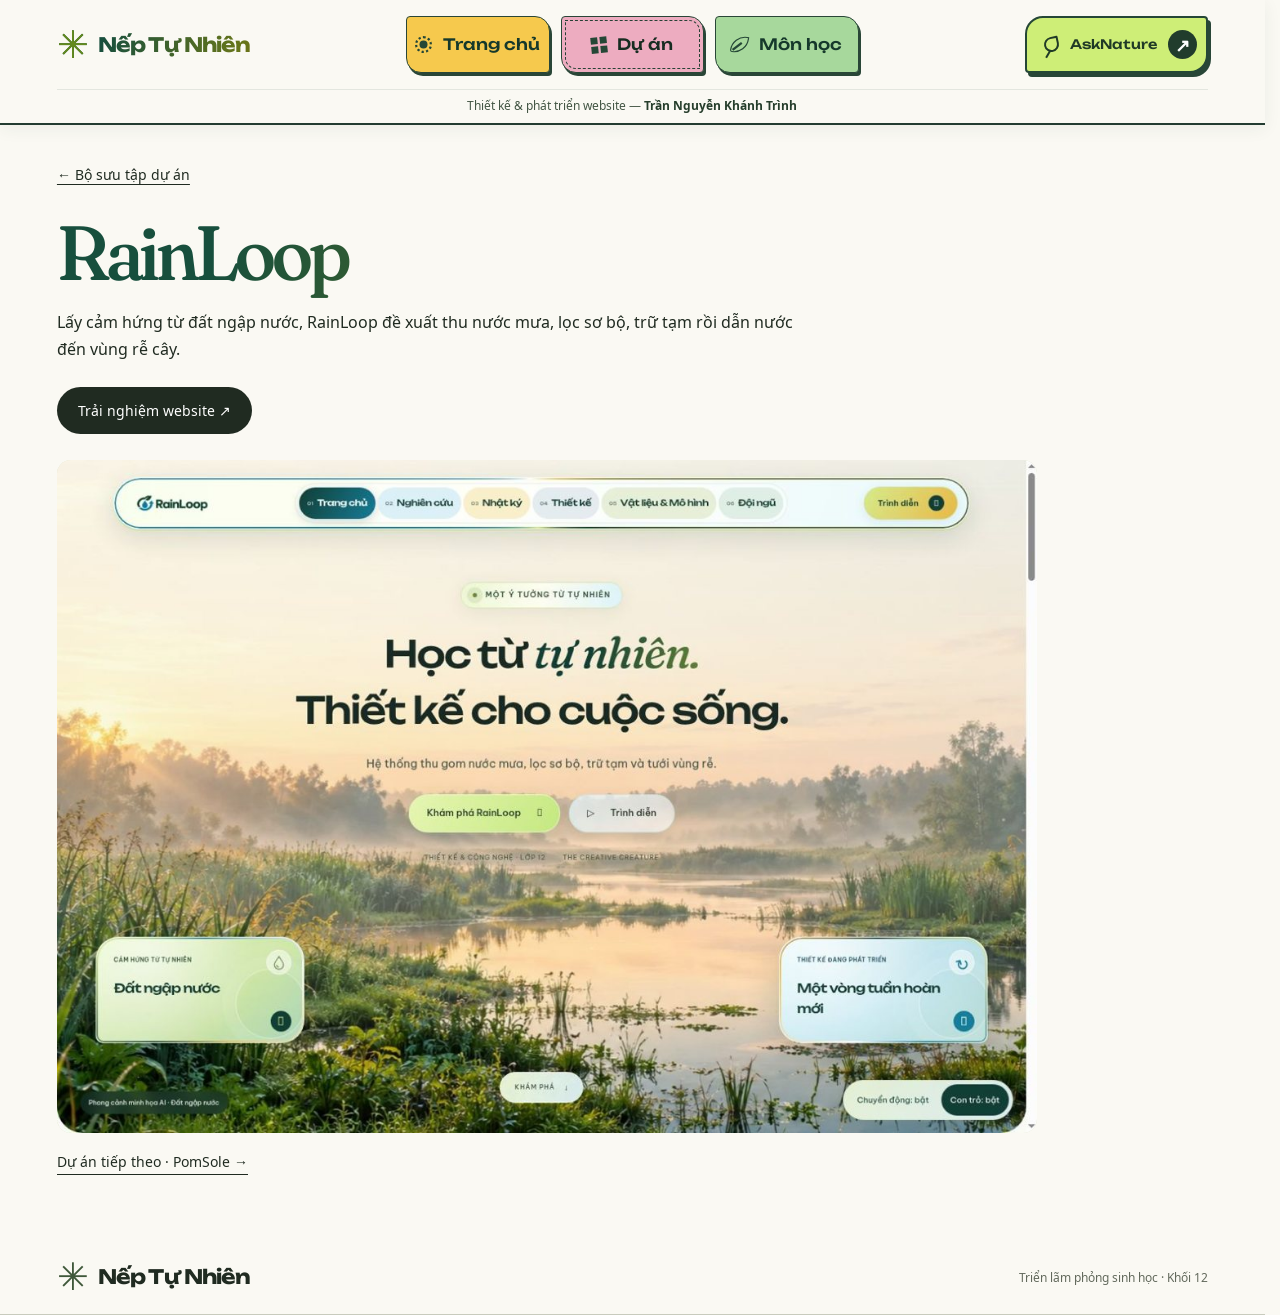
<file: rainloop.html>
<!doctype html><html lang="vi"><head><meta charset="utf-8"><meta name="viewport" content="width=device-width,initial-scale=1"><meta name="theme-color" content="#fcfaee"><meta name="description" content="Triển lãm website phỏng sinh học của học sinh khối 12."><title>RainLoop · Nếp Tự Nhiên</title><link rel="stylesheet" href="style.css?v=2"><link rel="stylesheet" href="exhibition.css"><link rel="stylesheet" href="typography.css?v=6"><script src="app.js?v=11" defer></script><link rel="stylesheet" href="course-guide-v1.css"><link rel="stylesheet" href="field-motion.css?v=9"><link rel="stylesheet" href="interactions-v1.css"><link rel="stylesheet" href="sticky-credit-v1.css"><link rel="stylesheet" href="crafted-cards-v1.css"></head>
 <body><a class="skip" href="#noi-dung">Đến nội dung</a><header><div class="bar wrap"><a class="brand" href="./"><span class="mark" aria-hidden="true">✳</span>Nếp Tự Nhiên</a><nav aria-label="Điều hướng chính"><a href="./"><span aria-hidden="true" class="stamp-icon sun"></span><span>Trang chủ</span></a><a href="du-an.html" aria-current="page"><span aria-hidden="true" class="stamp-icon tiles"></span><span>Dự án</span></a><a href="mon-hoc.html"><span aria-hidden="true" class="stamp-icon leaf"></span><span>Môn học</span></a></nav><a class="source" href="https://asknature.org/" target="_blank" rel="noopener"><span class="source-lens" aria-hidden="true"></span><span>AskNature</span><span class="source-arrow" aria-hidden="true">↗</span></a></div><div class="header-credit wrap"><span>Thiết kế &amp; phát triển website — <strong>Trần Nguyễn Khánh Trình</strong></span></div></header><main id="noi-dung" tabindex="-1"><article class="wrap detail"><a class="back" href="du-an.html">← Bộ sưu tập dự án</a><h1>RainLoop</h1><p>Lấy cảm hứng từ đất ngập nước, RainLoop đề xuất thu nước mưa, lọc sơ bộ, trữ tạm rồi dẫn nước đến vùng rễ cây.</p><a class="button" href="https://tommykhanhtrinh.github.io/rain-loop-website/index.html" target="_blank" rel="noopener">Trải nghiệm website ↗</a><div class="art"><img src="assets/1.jpg" alt="Ảnh giao diện RainLoop"></div><a class="textlink" href="pomsole.html">Dự án tiếp theo · PomSole →</a></article></main><footer><div class="bar wrap"><a class="brand" href="./"><span class="mark" aria-hidden="true">✳</span>Nếp Tự Nhiên</a><span>Triển lãm phỏng sinh học · Khối 12</span></div></footer><div class="curtain" aria-hidden="true"></div><div id="cursor" aria-hidden="true">↗</div></body></html>
</file>
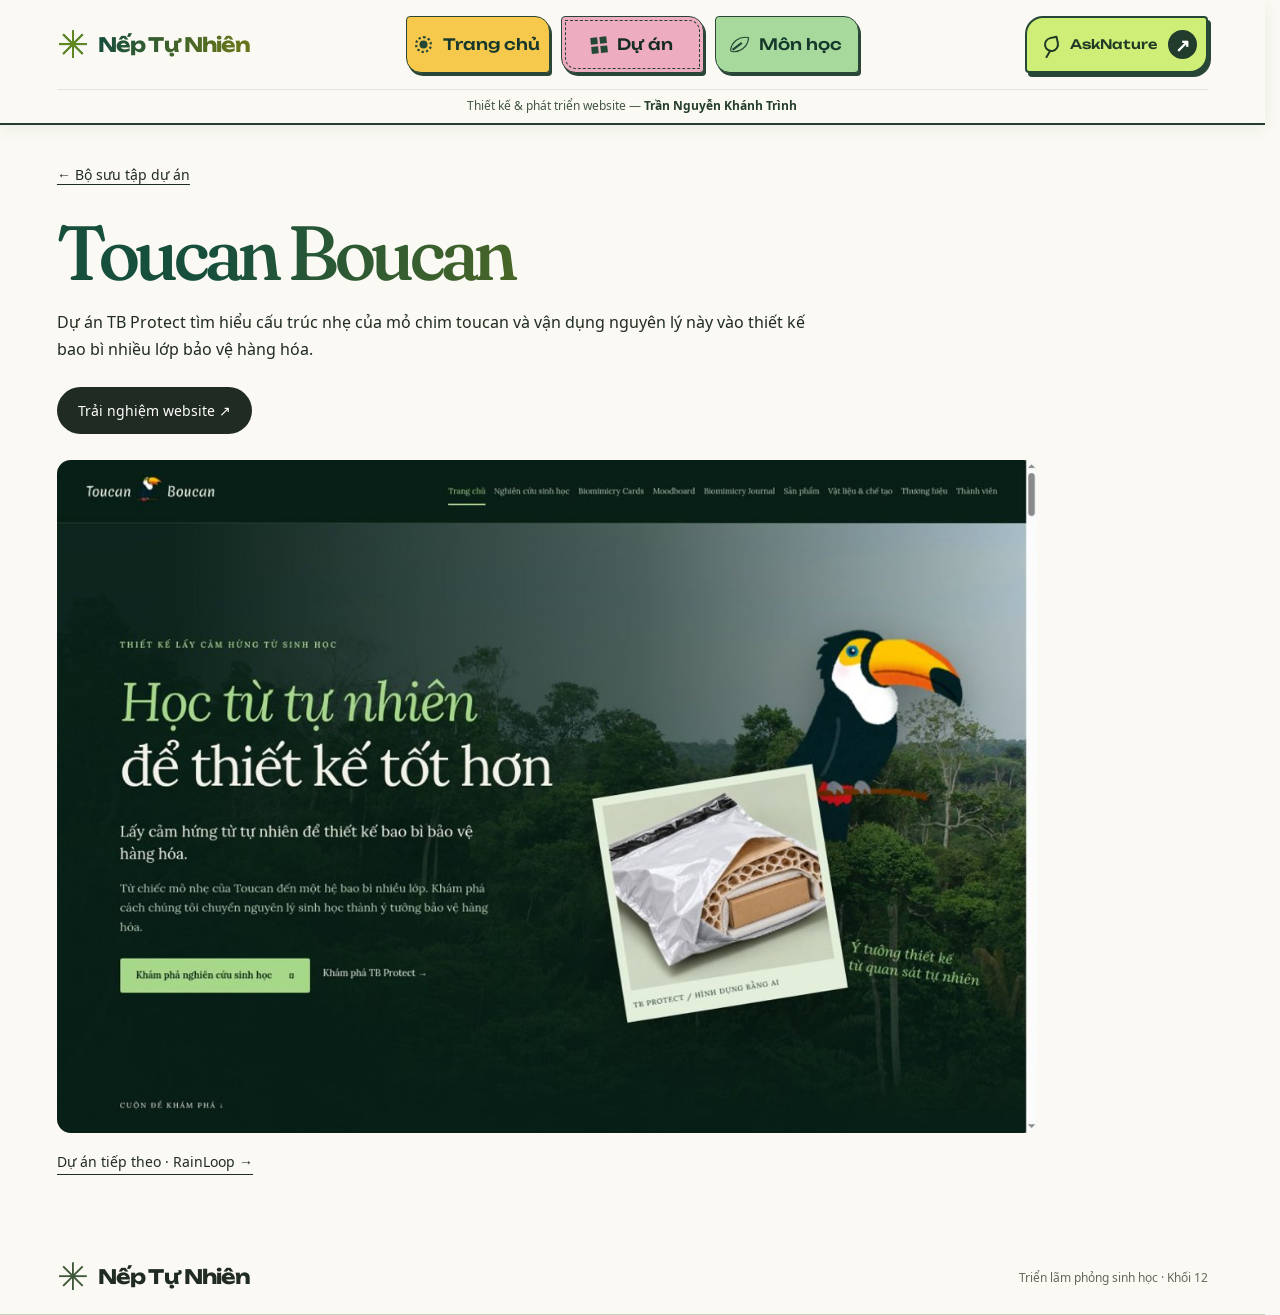
<file: toucan-boucan.html>
<!doctype html><html lang="vi"><head><meta charset="utf-8"><meta name="viewport" content="width=device-width,initial-scale=1"><meta name="theme-color" content="#fcfaee"><meta name="description" content="Triển lãm website phỏng sinh học của học sinh khối 12."><title>Toucan Boucan · Nếp Tự Nhiên</title><link rel="stylesheet" href="style.css?v=2"><link rel="stylesheet" href="exhibition.css"><link rel="stylesheet" href="typography.css?v=6"><script src="app.js?v=11" defer></script><link rel="stylesheet" href="course-guide-v1.css"><link rel="stylesheet" href="field-motion.css?v=9"><link rel="stylesheet" href="interactions-v1.css"><link rel="stylesheet" href="sticky-credit-v1.css"><link rel="stylesheet" href="crafted-cards-v1.css"></head>
 <body><a class="skip" href="#noi-dung">Đến nội dung</a><header><div class="bar wrap"><a class="brand" href="./"><span class="mark" aria-hidden="true">✳</span>Nếp Tự Nhiên</a><nav aria-label="Điều hướng chính"><a href="./"><span aria-hidden="true" class="stamp-icon sun"></span><span>Trang chủ</span></a><a href="du-an.html" aria-current="page"><span aria-hidden="true" class="stamp-icon tiles"></span><span>Dự án</span></a><a href="mon-hoc.html"><span aria-hidden="true" class="stamp-icon leaf"></span><span>Môn học</span></a></nav><a class="source" href="https://asknature.org/" target="_blank" rel="noopener"><span class="source-lens" aria-hidden="true"></span><span>AskNature</span><span class="source-arrow" aria-hidden="true">↗</span></a></div><div class="header-credit wrap"><span>Thiết kế &amp; phát triển website — <strong>Trần Nguyễn Khánh Trình</strong></span></div></header><main id="noi-dung" tabindex="-1"><article class="wrap detail"><a class="back" href="du-an.html">← Bộ sưu tập dự án</a><h1>Toucan Boucan</h1><p>Dự án TB Protect tìm hiểu cấu trúc nhẹ của mỏ chim toucan và vận dụng nguyên lý này vào thiết kế bao bì nhiều lớp bảo vệ hàng hóa.</p><a class="button" href="https://toucan-boucan.minh-nguyen1.workers.dev/" target="_blank" rel="noopener">Trải nghiệm website ↗</a><div class="art"><img src="assets/5.jpg" alt="Ảnh giao diện Toucan Boucan"></div><a class="textlink" href="rainloop.html">Dự án tiếp theo · RainLoop →</a></article></main><footer><div class="bar wrap"><a class="brand" href="./"><span class="mark" aria-hidden="true">✳</span>Nếp Tự Nhiên</a><span>Triển lãm phỏng sinh học · Khối 12</span></div></footer><div class="curtain" aria-hidden="true"></div><div id="cursor" aria-hidden="true">↗</div></body></html>
</file>
<file: style.css>
:root{--paper:#f8f7ef;--ink:#202b21;--green:#3f583a;--line:#c8cbbd;--serif:Georgia,'Times New Roman',serif;scroll-behavior:smooth;scroll-padding-top:25px;color:var(--ink);background:var(--paper);font-family:'DM Sans',Arial,sans-serif}
*{box-sizing:border-box}body,figure,h1,h2,h3,p{margin:0}a{color:inherit;text-decoration:none}button,a{-webkit-tap-highlight-color:transparent}a:focus-visible{outline:3px solid #a87519;outline-offset:5px}.wrap{width:min(1440px,91%);margin-inline:auto}.skip{position:fixed;top:-80px;background:white;padding:12px;z-index:10}.skip:focus{top:0}header,footer{border-bottom:1px solid var(--line)}.bar{display:flex;align-items:center;justify-content:space-between;gap:20px;min-height:74px}.brand{display:flex;align-items:center;gap:10px;font:600 24px var(--serif);letter-spacing:-1.3px}.mark{font:38px/1 Georgia;color:var(--green)}nav{display:flex;gap:34px}nav a,.source,.textlink{font-size:14px}nav a{padding:8px 0;border-bottom:1px solid transparent}nav a:hover,nav a[aria-current]{border-color:var(--green)}.source{border:1px solid var(--line);border-radius:30px;padding:9px 16px}.source:hover{background:#e7e9dc}
.hero{display:grid;grid-template-columns:.95fr 1.05fr;gap:4%;align-items:stretch;padding-block:32px 40px;border-bottom:1px solid var(--line)}.intro{align-self:center;padding-block:24px}.eyebrow{display:flex;align-items:center;gap:9px;font-size:11px;font-weight:650;letter-spacing:1.7px;text-transform:uppercase}.eyebrow i{width:8px;height:8px;border-radius:50%;background:#80964e}.hero h1,h2,.detail h1{font-family:var(--serif);font-weight:400;letter-spacing:-.063em}.hero h1{font-size:clamp(62px,7.25vw,120px);line-height:.98;margin:27px 0 22px}h1 em,h2 em{color:var(--green);font-weight:400}.intro p,.course p,.detail p{line-height:1.65;font-size:16px}.intro p{max-width:440px;color:#505a4e}.button{display:inline-flex;align-items:center;justify-content:space-between;gap:26px;background:var(--ink);color:white;padding:14px 21px;border-radius:100px;font-size:14px;margin-top:25px;transition:background .2s}.button span{font-size:20px}.button:hover{background:var(--green)}.hero-photo{position:relative;min-height:clamp(355px,32vw,520px);border-radius:5px 64px 5px 5px;overflow:hidden;background:#304427}.hero-photo img{position:absolute;width:100%;height:100%;object-fit:cover}.hero-photo figcaption{position:absolute;bottom:0;left:0;right:0;padding:40px 22px 17px;background:linear-gradient(transparent,#10190ed9);color:white;display:flex;gap:12px;align-items:baseline;font-size:13px}.hero-photo figcaption em{opacity:.8;font-family:var(--serif)}.gallery{padding-block:50px 70px}.section-title{display:flex;align-items:flex-end;justify-content:space-between;margin-bottom:28px}h2{font-size:clamp(40px,4.4vw,72px);line-height:1.1;margin-top:14px}.count{font-size:13px;color:#52604b;border:1px solid var(--line);border-radius:20px;padding:6px 12px}#cards{display:grid;grid-template-columns:repeat(3,minmax(0,1fr));gap:36px 20px}.art{aspect-ratio:1.65;overflow:hidden;border-radius:5px;background:var(--tint,#dde2c8);position:relative;display:grid;place-items:center}.art img{width:100%;height:100%;position:absolute;inset:0;object-fit:cover;object-position:top;transition:transform .5s}.tile:hover img{transform:scale(1.035)}.tile h3{font:400 26px var(--serif);letter-spacing:-.04em;margin:13px 0 6px}.tile p{font-size:13px;line-height:1.55;color:#566253}.cardline{display:flex;align-items:baseline;justify-content:space-between}.cardline>span{font-size:20px}.course{background:#e8ebde;padding-block:62px}.course-inner{display:grid;grid-template-columns:1fr 1fr;gap:8%;align-items:center}.course p+p{margin-top:14px}.textlink{display:inline-block;border-bottom:1px solid;margin-top:19px;padding-bottom:3px}footer .bar>span{font-size:12px;color:#62695c}.detail{min-height:68vh;padding-block:38px 65px}.detail h1{font-size:clamp(44px,6vw,80px);margin-block:22px 10px}.detail .art{margin-top:26px;max-width:980px}.back{font-size:14px;text-decoration:underline;text-underline-offset:4px}#cursor{position:fixed;top:0;left:0;pointer-events:none;z-index:8;background:#dcf197;color:#14210d;width:48px;height:48px;border-radius:50%;display:grid;place-items:center;opacity:0;font-size:24px;transition:opacity .15s}#cursor.show{opacity:1}.enter{animation:arrive .4s ease both}@keyframes arrive{from{opacity:0;transform:translateY(10px)}to{opacity:1;transform:none}}
@media(max-width:850px){#cards{grid-template-columns:repeat(2,minmax(0,1fr))}.hero h1{font-size:clamp(56px,8vw,72px)}nav{gap:17px}.intro p{font-size:15px}}
@media(max-width:620px){.wrap{width:90%}.bar{min-height:60px;gap:10px}.brand{font-size:19px;gap:4px}.mark{font-size:29px}nav{gap:12px}nav a{font-size:12px}.source{display:none}.hero{grid-template-columns:1fr;gap:23px;padding-block:25px}.intro{padding:0}.hero h1{font-size:clamp(58px,12vw,76px);margin-block:20px 15px}.hero-photo{min-height:245px;border-top-right-radius:45px}.gallery,.course{padding-block:35px}.section-title{gap:8px}.count{white-space:nowrap;font-size:11px}#cards,.course-inner{grid-template-columns:1fr}.course-inner{gap:20px}footer .bar{flex-wrap:wrap;padding-block:14px}.eyebrow{font-size:10px}}
@media(prefers-reduced-motion:reduce){:root{scroll-behavior:auto}*,*::before,*::after{animation:none!important;transition:none!important}#cursor{display:none}}

@font-face{font-family:Exhibit Sans;src:url(assets/fonts/NotoSans-Regular.woff) format('woff');font-display:swap}
@font-face{font-family:Exhibit Sans;src:url(assets/fonts/NotoSans-Bold.woff) format('woff');font-weight:700;font-display:swap}
@font-face{font-family:Exhibit Serif;src:url(assets/fonts/NotoSerifDisplay-Regular.woff) format('woff');font-display:swap}
@font-face{font-family:Exhibit Serif;src:url(assets/fonts/NotoSerifDisplay-Italic.woff) format('woff');font-style:italic;font-display:swap}
:root{--serif:'Exhibit Serif',Georgia,serif;font-family:'Exhibit Sans',sans-serif;--paper:#fbf9ef}
header{background:#1f392f;color:#fffced;border:0;position:relative;z-index:2}
header .bar{min-height:83px}
.brand{font:700 23px/1.4 'Exhibit Sans',sans-serif;letter-spacing:-.055em}
header .mark{color:#ffd45e;display:inline-block;transition:transform .5s}.brand:hover .mark{transform:rotate(70deg)}
nav{background:#10291f;border-radius:34px;padding:5px;gap:5px}
nav a{--tab:#f6cb59;border:0;border-radius:30px;padding:10px 18px;transition:background .18s,color .18s,transform .18s;white-space:nowrap}
nav a:nth-child(2){--tab:#f3a892}nav a:nth-child(3){--tab:#b5dcb2}
nav a::before{content:'';display:inline-block;width:7px;height:7px;border-radius:50%;margin-right:8px;vertical-align:middle;background:var(--tab)}
nav a[aria-current],nav a:hover{background:var(--tab);color:#172c21}nav a[aria-current]::before,nav a:hover::before{background:currentColor}
nav a:hover{transform:translateY(-2px)}header .source{border-color:#829285;color:#e7f3cf}header .source:hover{background:#374e3e}
.hero h1,h2,.detail h1,.gallery h1,.course h1{line-height:1.2;letter-spacing:-.047em}.hero h1{margin-block:16px}
.gallery h1,.course h1{font:400 clamp(40px,5.4vw,88px)/1.22 var(--serif);margin:12px 0 0}.course{padding-block:clamp(45px,7vw,100px)}.method{padding-block:40px 70px}.steps{display:grid;grid-template-columns:repeat(3,1fr);gap:24px;margin-top:26px}.steps article{border-top:4px solid #dbb54e;padding:18px 8px 0}.steps article:nth-child(2){border-color:#c77a62}.steps article:nth-child(3){border-color:#77a276}.steps h3{font:400 29px var(--serif);margin:0 0 10px}.steps p{line-height:1.7}
.tile .art{transition:box-shadow .35s,transform .35s}.tile:hover .art{box-shadow:0 12px 22px #34492c22;transform:translateY(-4px)}.detail p{max-width:760px}.detail .art{aspect-ratio:auto}.detail .art img{position:static;height:auto;display:block}.hero-photo img{transform:scale(1.04) translate(var(--mx,0px),var(--my,0px));transition:transform .45s ease-out}
main{animation:arrive .46s ease both}.curtain{pointer-events:none;position:fixed;z-index:20;inset:0;transform:scaleY(0);transform-origin:bottom;background:linear-gradient(170deg,#c9dea9 0 68%,#f9d77b 68% 84%,#edac96 84%);transition:transform .22s cubic-bezier(.55,.05,.8,.42)}.depart .curtain{transform:scaleY(1)}.reveal{animation:arrive .52s ease both}.hero .eyebrow i{animation:pulse 3s ease-in-out infinite}@keyframes pulse{50%{box-shadow:0 0 0 5px #8ba44b24}}
@media(max-width:760px){header .bar{flex-wrap:wrap;justify-content:center;padding-block:10px;gap:7px 20px}header .brand{font-size:20px}.source{display:none}nav a{padding:8px 12px}nav{gap:2px}.steps{grid-template-columns:1fr}.hero h1{line-height:1.2}}
@media(max-width:450px){header .bar{flex-direction:column}.section-title .textlink{max-width:98px}.hero h1{font-size:clamp(47px,12vw,64px)}.course h1,.gallery h1{font-size:42px}}
@media(prefers-reduced-motion:reduce){.hero-photo img{transform:none}.curtain{display:none}}
</file>
<file: exhibition.css>
/* A pale exhibition frame, botanical colour and moving display type. */
:root {
  --paper: #faf9f3;
  --forest: #173d31;
  --berry: #973c72;
  --ochre: #8b5708;
}
header {
  color: var(--forest);
  background: var(--paper);
  border-bottom: 1px solid #d6dbce;
}
header .mark { color: #638a1d; }
header .source { background: #d9ed9e; color: #23391e; border-color: transparent; }
header .source:hover { background: #c7e07d; }
nav { background: #e9ecdf; }
nav a { color: #263b30; }
nav a:nth-child(1) { --tab: #f3cc51; }
nav a:nth-child(2) { --tab: #eda6bc; }
nav a:nth-child(3) { --tab: #93d8b5; }
.hero {
  display: grid;
  grid-template-columns: 1.03fr 1fr;
  align-items: stretch;
  gap: 0;
  margin-top: 24px;
  padding: 9px;
  border: 1px solid #d4d8c8;
  border-radius: 30px;
  background: #edefe2;
}
.hero-photo { border-radius: 22px; min-height: 470px; }
.hero-photo img { object-position: 66% 48%; }
.hero-photo figcaption {
  inset: auto auto 0 0;
  padding: 13px 23px 12px 16px;
  border-radius: 0 21px 0 0;
  color: #263c31;
  background: #edefe2;
  flex-direction: column;
  gap: 1px;
}
.hero-photo figcaption span { font-weight: 700; }
.hero-photo figcaption em { font-size: 12px; }
.intro { padding: clamp(22px,3.1vw,52px); padding-bottom: 18px; align-self: center; }
.intro .eyebrow { letter-spacing: .12em; color: #43643b; }
.hero h1 { font-size: clamp(58px,6.5vw,108px); line-height: 1.15; margin: 19px 0 15px; }
.hero h1 span,.hero h1 em { display: block; width: fit-content; }
.hero h1 span { animation: type-rise .6s both; }
.hero h1 em { animation: type-rise .75s .08s both, ink-flow 8s ease-in-out infinite alternate; }
.hero .intro p { max-width: 43ch; }
.discovery { display: grid; grid-template-columns: .85fr 1.15fr; gap: 9px; margin-top: 24px; }
.discovery a {
  position: relative; display: flex; flex-direction: column; justify-content: space-between;
  gap: 6px; min-height: 118px; padding: 15px 19px; color: #19382d;
  border-radius: 17px; transition: transform .25s, box-shadow .25s;
}
.discovery a:hover,.discovery a:focus-visible { transform: translateY(-4px); box-shadow: 0 6px 0 #203b291c; }
.collection-door { background: #f6c34c; }
.collection-door strong { font: 400 48px/1 var(--serif); }
.collection-door span { font-size: 13px; padding-right: 24px; }
.course-door { background: #9ad8ad; }
.course-door span { font-size: 10px; }
.course-door strong { font: 400 23px/1.2 var(--serif); padding-right: 19px; }
.discovery b { position: absolute; right: 9px; bottom: 10px; width: 25px; height: 25px; display: grid; place-items:center; border-radius: 50%; background: #173d31; color: #fff; font: 16px/1 sans-serif; }
.art { border-radius: 14px; }
.tile h3 { transition: color .2s; }
.tile:hover h3,.tile:focus-visible h3 { color: var(--berry); }
.steps article { border: 0; background:#f8df83; border-radius: 18px; padding: 24px; }
.steps article:nth-child(2) { background: #f0c0ce; }
.steps article:nth-child(3) { background: #b8e0c6; }
@supports (background-clip: text) {
  .hero h1 em,.gallery :is(h1,h2) em,.course h1 em,.detail h1,header .brand {
    background-image: linear-gradient(105deg,#174f3d 8%,#66751a 32%,var(--ochre) 49%,var(--berry) 68%,#21594d 90%);
    background-size: 180% 100%;
    background-clip: text;
    color: transparent;
    animation: ink-flow 8s ease-in-out infinite alternate;
  }
  .hero h1 em { animation: type-rise .75s .08s both, ink-flow 8s ease-in-out infinite alternate; }
}
@keyframes ink-flow { from { background-position: 0% center; } to { background-position: 100% center; } }
@keyframes type-rise { from { opacity: 0; transform: translateY(.23em); } to { opacity: 1; transform: translateY(0); } }
@media (max-width: 850px) {
  .hero { grid-template-columns: .9fr 1.1fr; }
  .intro { padding: 22px 16px; }
  .hero h1 { font-size: clamp(48px,6.3vw,65px); }
  .discovery a { padding: 12px; }
}
@media (max-width: 620px) {
  .hero { grid-template-columns: 1fr; margin-top: 14px; padding: 6px; border-radius: 20px; }
  .hero-photo { min-height: 210px; border-radius: 15px; }
  .intro { padding: 20px 13px 10px; }
  .hero h1 { font-size: clamp(45px,10.6vw,66px); margin: 13px 0; }
  .hero h1 span,.hero h1 em { display: inline; }
  .discovery { margin-top: 18px; }
  .discovery a { min-height: 102px; }
}
@media (forced-colors: active) {
  .hero h1 em,.gallery :is(h1,h2) em,.course h1 em,.detail h1,header .brand { color: CanvasText; background: none; }
}
.discovery b { font-size: 0; }
.discovery b::before { content: ''; width: 9px; height: 1.5px; background: currentColor; transform: rotate(-45deg); }
.discovery b::after { content: ''; position:absolute; top:8px; right:8px; width:5px; height:5px; border-top:1.5px solid; border-right:1.5px solid; }
</file>
<file: typography.css>
@font-face {
  font-family: 'Fraunces Variable';
  font-style: italic;
  font-display: swap;
  font-weight: 100 900;
  src: url(assets/fonts/fraunces-vietnamese-full-italic.woff2) format('woff2-variations');
  unicode-range: U+0102-0103,U+0110-0111,U+0128-0129,U+0168-0169,U+01A0-01A1,U+01AF-01B0,U+0300-0301,U+0303-0304,U+0308-0309,U+0323,U+0329,U+1EA0-1EF9,U+20AB;
}
@font-face {
  font-family: 'Fraunces Variable';
  font-style: italic;
  font-display: swap;
  font-weight: 100 900;
  src: url(assets/fonts/fraunces-latin-full-italic.woff2) format('woff2-variations');
  unicode-range: U+0000-00FF,U+0131,U+0152-0153,U+02BB-02BC,U+02C6,U+02DA,U+02DC,U+0304,U+0308,U+0329,U+2000-206F,U+20AC,U+2122,U+2191,U+2193,U+2212,U+2215,U+FEFF,U+FFFD;
}
@font-face {
  font-family: 'Fraunces Variable';
  font-style: normal;
  font-display: swap;
  font-weight: 100 900;
  src: url(assets/fonts/fraunces-vietnamese-full-normal.woff2) format('woff2-variations');
  unicode-range: U+0102-0103,U+0110-0111,U+0128-0129,U+0168-0169,U+01A0-01A1,U+01AF-01B0,U+0300-0301,U+0303-0304,U+0308-0309,U+0323,U+0329,U+1EA0-1EF9,U+20AB;
}
@font-face {
  font-family: 'Fraunces Variable';
  font-style: normal;
  font-display: swap;
  font-weight: 100 900;
  src: url(assets/fonts/fraunces-latin-full-normal.woff2) format('woff2-variations');
  unicode-range: U+0000-00FF,U+0131,U+0152-0153,U+02BB-02BC,U+02C6,U+02DA,U+02DC,U+0304,U+0308,U+0329,U+2000-206F,U+20AC,U+2122,U+2191,U+2193,U+2212,U+2215,U+FEFF,U+FFFD;
}
@font-face {
  font-family: 'Unbounded Variable';
  font-style: normal;
  font-display: swap;
  font-weight: 200 900;
  src: url(assets/fonts/unbounded-vietnamese-wght-normal.woff2) format('woff2-variations');
  unicode-range: U+0102-0103,U+0110-0111,U+0128-0129,U+0168-0169,U+01A0-01A1,U+01AF-01B0,U+0300-0301,U+0303-0304,U+0308-0309,U+0323,U+0329,U+1EA0-1EF9,U+20AB;
}
@font-face {
  font-family: 'Unbounded Variable';
  font-style: normal;
  font-display: swap;
  font-weight: 200 900;
  src: url(assets/fonts/unbounded-latin-wght-normal.woff2) format('woff2-variations');
  unicode-range: U+0000-00FF,U+0131,U+0152-0153,U+02BB-02BC,U+02C6,U+02DA,U+02DC,U+0304,U+0308,U+0329,U+2000-206F,U+20AC,U+2122,U+2191,U+2193,U+2212,U+2215,U+FEFF,U+FFFD;
}

:root { --serif: 'Fraunces Variable','Exhibit Serif',serif; }
h1,h2,h3,.collection-door strong,.course-door strong {
  font-optical-sizing:auto;
  font-variation-settings:'SOFT' 58,'WONK' 1;
}
.hero h1,.gallery h1,.course h1,.detail h1 {font-weight:520;letter-spacing:-.056em}
.hero h1 em {font-weight:560;font-variation-settings:'SOFT' 88,'WONK' 1}
.brand,nav a,.eyebrow,.count {
  font-family:'Unbounded Variable','Exhibit Sans',sans-serif;
}
.brand {font-size:clamp(16px,1.55vw,24px);letter-spacing:-.045em}
.eyebrow {font-size:10px;letter-spacing:.09em}
header {border-bottom:2px solid #233c31}
header .bar {gap:16px;min-height:90px}
nav {
  display:flex;align-items:center;gap:6px;
  padding:8px 10px;background:transparent;border-radius:0;
}
nav a {
  --seal:#f6c94d;
  position:relative;isolation:isolate;display:inline-flex;align-items:center;justify-content:center;
  gap:8px;padding:11px 17px;font-weight:520;font-size:12px;
  color:#16392b;background:transparent!important;border:0!important;border-radius:0;
  transform:none;
}
nav a::before {
  content:'';position:absolute;z-index:-1;inset:0;
  width:auto;height:auto;margin:0;background:var(--seal)!important;
  border:1.5px solid #294637;border-radius:4px 15px 4px 15px;
  box-shadow:2px 3px 0 #294637;transition:box-shadow .2s;
}
nav a:nth-child(2) {--seal:#edacc0;transform:none}
nav a:nth-child(3) {--seal:#a7d89c;transform:none}
nav a[aria-current]::before {outline:1px dashed #284035;outline-offset:-5px}
nav a:hover,nav a:focus-visible {transform:none}
nav a:hover::before {box-shadow:2px 6px 0 #294637}
.stamp-icon {display:block;width:15px;height:15px;position:relative;flex:none;color:#254736}
.stamp-icon.sun {border:2px dotted;border-radius:50%}
.stamp-icon.sun::after {content:'';position:absolute;inset:2px;background:currentColor;border-radius:50%}
.stamp-icon.tiles {width:6px;height:6px;background:currentColor;box-shadow:8px 0,0 8px,8px 8px;margin:-8px 8px 0 0;transform:rotate(-6deg)}
.stamp-icon.leaf {border:1.6px solid;border-radius:90% 0 90% 12%;transform:rotate(8deg)}
.stamp-icon.leaf::after {content:'';position:absolute;left:1px;bottom:1px;width:10px;height:1.5px;background:currentColor;transform:rotate(-45deg);transform-origin:left}
@media(max-width:760px){header .bar{padding-block:12px}nav{gap:5px;padding:4px 3px}nav a{font-size:11px;padding:10px 13px}}
@media(max-width:450px){nav a{gap:5px;padding:9px 10px;font-size:10px}.hero h1{letter-spacing:-.05em}}

/* Oversized specimen labels in the shared navigation. */
header .bar { min-height:108px; }
header nav { gap:11px; }
header nav a {
  min-height:57px; padding:14px clamp(20px,2vw,34px); gap:12px;
  font-size:clamp(15px,1.22vw,20px);
}
header nav .stamp-icon {scale:1.15}
header .source {
  display:inline-flex;align-items:center;justify-content:center;gap:11px;
  min-height:50px;padding:8px 9px 8px 17px;
  border:2px solid #254736;border-radius:18px 4px 18px 4px;
  background:#ceee77;color:#203a26;box-shadow:3px 4px 0 #284637;
  transform:none;transition:transform .2s,box-shadow .2s;
  font:530 13px/1.35 'Unbounded Variable','Exhibit Sans',sans-serif;
}
header .source:hover,header .source:focus-visible {transform:none;background:#def593;box-shadow:3px 6px 0 #284637}
.source-lens {width:15px;height:15px;border:2px solid;border-radius:50% 8% 50% 50%;transform:rotate(-12deg);position:relative}
.source-lens::after {content:'';position:absolute;left:-4px;bottom:-4px;width:9px;border-top:2px solid;transform:rotate(-48deg)}
.source-arrow,.field-side b {display:grid;place-items:center;width:29px;height:29px;border-radius:50%;background:#213c2c;color:#fff;font:700 18px/1 'Exhibit Sans',sans-serif}
.field-board {
  display:grid;grid-template-columns:minmax(0,1fr) minmax(180px,21%);gap:12px;
  margin-top:26px;padding:10px;border:1px solid #c9cbb6;border-radius:29px;background:#f1f0e4;
}
.leaf-plate {min-height:clamp(450px,40vw,615px);position:relative;overflow:hidden;border-radius:21px;background:#526827}
.leaf-plate>img,.case-photo img {position:absolute;inset:0;width:100%;height:100%;object-fit:cover}
.leaf-plate>img {object-position:58% 40%}
.plate-label {position:absolute;top:18px;left:18px;padding:8px 14px;background:#faf9efd9;color:#2a362a;border-radius:30px;font:600 12px 'Exhibit Sans',sans-serif}
.plate-label i {margin-left:8px;font:italic 14px var(--serif)}
.plate-title {position:absolute;bottom:0;left:0;padding:22px 27px 12px 17px;background:#f1f0e4;border-radius:0 28px 0 0;}
.plate-title h1 {margin:9px 0 0;font:510 clamp(44px,5.3vw,84px)/1.11 var(--serif);letter-spacing:-.055em}
.plate-title em {color:#566c23}
.field-side {display:grid;grid-template-rows:auto minmax(100px,1fr) minmax(115px,.9fr);gap:10px}
.grade-seal {justify-self:center;display:flex;flex-direction:column;justify-content:center;align-items:center;width:min(100%,190px);aspect-ratio:1.25;border-radius:50%;background:#f3cb57;color:#344326;transform:rotate(5deg)}
.grade-seal span,.field-note>span,.case-photo>span {font:550 11px/1.5 'Unbounded Variable','Exhibit Sans',sans-serif}
.grade-seal strong {font:580 clamp(41px,4vw,66px)/1 var(--serif)}
.field-side a {position:relative;border-radius:18px;overflow:hidden;transition:transform .22s}
.field-side a:hover {transform:translateY(-3px)}
.case-photo {background:#39674d}
.case-photo img {object-position:center}
.case-photo>span {position:absolute;bottom:0;left:0;right:0;padding:28px 42px 12px 12px;color:white;background:linear-gradient(transparent,#132b1cf5)}
.field-side b {position:absolute;right:9px;bottom:9px}
.field-note {background:#8bd4a8;padding:16px;color:#1a3b2c}
.field-note strong {display:block;margin:10px 0 20px;font:520 clamp(20px,2vw,33px)/1.15 var(--serif)}
.course-reading {display:grid;grid-template-columns: .8fr 1.2fr;gap:6%;padding-block:52px 40px;border-bottom:1px solid #c9cbb6}
.course-reading h2 {margin:0;font-size:clamp(35px,3.6vw,60px)}
.course-reading p {font-size:16px;line-height:1.7}
.course-reading p+p {margin-top:12px}
@media(max-width:1020px) {
  header .bar{gap:8px}header nav{gap:6px}header nav a{padding:13px 16px;font-size:14px}
  header .source{font-size:12px;gap:6px}
}
@media(max-width:780px) {
  header .bar {display:grid;grid-template-columns:1fr auto;min-height:0;gap:11px;padding-block:10px}
  header nav {grid-column:1/-1;grid-row:2;justify-content:center}
  header .source {grid-column:2;grid-row:1;min-height:38px;font-size:11px}
  header nav a {min-height:45px;font-size:clamp(11px,2.7vw,15px);padding:10px clamp(8px,2.6vw,22px);gap:6px}
}
@media(max-width:650px) {
  .field-board{grid-template-columns:1fr;padding:6px;gap:7px;margin-top:16px}
  .leaf-plate{min-height:340px}.plate-title{padding:14px 17px 8px 10px}
  .field-side{grid-template-columns:.65fr 1fr 1.05fr;grid-template-rows:minmax(120px,auto);gap:5px}
  .grade-seal{align-self:center;aspect-ratio:1}.field-note{padding:9px}.field-note strong{font-size:17px;margin:4px 0 28px}
  .field-note>span,.case-photo>span{font-size:9px}.case-photo>span{padding:20px 6px 40px}
  .course-reading{grid-template-columns:1fr;gap:16px;padding-block:28px}
}
@media(max-width:360px){header nav{gap:2px}header nav a{padding:10px 7px}.field-side{grid-template-columns:1fr 1fr}.grade-seal{display:none}}

/* Match the edges of the four header labels on wide screens. */
@media (min-width:781px) {
  header .bar { display:grid;grid-template-columns:1fr auto 1fr;align-items:center; }
  header nav {padding-block:0}
  header nav a, header .source {height:57px;min-height:57px}
  header .source {justify-self:end}
}
.hero-film {position:relative;isolation:isolate;display:grid;grid-template-rows:minmax(0,1fr) auto;min-width:0;overflow:hidden;border-radius:22px;background:#1c251c;color:#fff}
.hero-film::before {content:"";position:absolute;z-index:-1;inset:-25px;background:linear-gradient(#1c2918aa,#181d17c7),url(assets/geometry-poster.jpg) center/cover;filter:blur(16px)}
.hero-film video {display:block;width:100%;height:100%;min-height:0;max-height:clamp(390px,40vw,620px);object-fit:contain;align-self:center;}
.hero-film figcaption {display:flex;justify-content:space-between;align-items:center;gap:8px;padding:10px 15px;background:#19271c;font-size:12px}
.hero-film figcaption a {text-decoration:underline;text-underline-offset:3px}
@media(max-width:620px){.hero-film{border-radius:16px}.hero-film video{height:clamp(260px,82vw,400px)}}
</file>
<file: course-guide-v1.css>
/* The navigation footprint stays constant during page and pointer transitions. */
html {scrollbar-gutter:stable}
header {z-index:25}
header .bar > nav {
  display:grid;grid-template-columns:repeat(3,minmax(0,1fr));
  width:clamp(390px,37vw,562px);align-items:stretch;
}
header .bar > nav a,header .bar > .source {
  transform:none;rotate:none;translate:none;scale:none;
  transition:color .18s,background-color .18s;line-height:1.25
}
header .bar > nav a:is(:hover,:focus,:active,[aria-current]),header .bar > .source:is(:hover,:focus,:active) {transform:none;translate:none;rotate:none;scale:none}
header .bar > nav a {min-width:0;padding-inline:5px}
header .bar > nav a::before,header .bar > nav a:is(:hover,:focus,:active)::before {box-shadow:2px 3px 0 #294637}
header .bar > nav a:hover::before {filter:brightness(1.05)}
@media(min-width:781px){header .bar{grid-template-columns:minmax(0,1fr) auto minmax(0,1fr)}}
@media(max-width:780px){header .bar > nav{justify-self:center;width:min(100%,490px)}}
.guide-intro {max-width:78ch;line-height:1.75;margin:20px 0}
.guide-help {margin-bottom:16px;font-size:14px;color:#455e4c}
.goals {display:grid;grid-template-columns:repeat(2,minmax(0,1fr));gap:14px;align-items:start}
.goal-card {--wash:#fff0ba;--accent:#9b640c;border:1px solid #c7cebd;border-radius:8px 24px 8px 20px;background:var(--wash);overflow:hidden}
.goal-card:nth-child(3n+2){--wash:#f8dce7;--accent:#8b3b68}
.goal-card:nth-child(3n){--wash:#d9efde;--accent:#316a47}
.goal-card summary {list-style:none;display:grid;grid-template-columns:auto 1fr auto;align-items:start;gap:14px;padding:22px;cursor:pointer}
.goal-card summary::-webkit-details-marker{display:none}
.goal-card summary:focus-visible{outline:3px solid var(--accent);outline-offset:-5px;border-radius:inherit}
.goal-no{font:500 23px/1.4 var(--serif);color:var(--accent)}
.goal-body strong,.goal-body span {display:block}
.goal-body strong {font:520 clamp(20px,2vw,30px)/1.22 var(--serif)}
.goal-body span,.goal-card p {font-size:14px;line-height:1.65}
.goal-body span {margin-top:8px}.goal-card p {margin:0 22px 22px;padding-top:14px;border-top:1px dashed var(--accent)}
.goal-toggle {width:22px;height:22px;border:1px solid var(--accent);border-radius:50%;position:relative}
.goal-toggle::before,.goal-toggle::after{content:'';position:absolute;inset:9px 4px auto;height:2px;background:var(--accent)}
.goal-toggle::after{transform:rotate(90deg);transition:transform .2s}
.goal-card[open] .goal-toggle::after{transform:none}
@media(prefers-reduced-motion:no-preference){
  .goal-card.reveal {animation:arrive .52s var(--delay) both}
  .goal-card[open] p {animation:arrive .3s both}
  .plate-label{animation:arrive .65s .15s both}
}
@media(max-width:700px){.goals{grid-template-columns:1fr}.goal-card summary{padding:17px;gap:10px}}
.skip:focus {z-index:30}
</file>
<file: field-motion.css>
.pointer-leaf {position:fixed;width:11px;height:7px;border-radius:95% 5% 90% 8%;box-shadow:inset 0 -1px 0 #183f3744;pointer-events:none;z-index:40}
.atlas {padding-block:52px 25px}
.atlas>p {max-width:65ch;margin:15px 0 22px;line-height:1.65}
.case-picker {position:relative;border:0;margin:0;padding:0;min-width:0}
.case-picker legend,.case-picker input {position:absolute;width:1px;height:1px;overflow:hidden;clip-path:inset(50%)}
.case-picker label {display:inline-block;border:1px solid #44604c;border-radius:22px;font-size:14px;padding:9px 15px;margin:0 4px 7px 0;cursor:pointer}
.case-picker input:checked+label {background:#214b38;color:#fff}
.case-picker input:focus-visible+label {outline:3px solid #b27a23;outline-offset:2px}
.case-sheets {margin-top:9px}
.case-sheet {display:none;grid-template-columns:1fr 1fr;gap:5%;align-items:center;padding:clamp(18px,3vw,42px);border-radius:24px 8px 24px 8px;background:#deecdf}
.case-dem {background:#f7e7c6}.case-bao-bi{background:#f3dfe8}
#pick-nuoc:checked~.case-sheets .case-nuoc,#pick-dem:checked~.case-sheets .case-dem,#pick-bao-bi:checked~.case-sheets .case-bao-bi {display:grid}
.case-origin {font-size:13px;font-weight:700;color:#395744;margin-bottom:13px}
.case-sheet h3 {font:520 clamp(26px,3.1vw,49px)/1.16 var(--serif);letter-spacing:-.04em;margin:0 0 14px}
.case-sheet p {line-height:1.65}.case-view img {display:block;width:100%;border-radius:12px;box-shadow:6px 7px 0 #243f3120}
.guide-band {background:#1f3b31;color:#faf7de;padding:44px 0}
.visitor-guide {display:grid;grid-template-columns:1fr 1.15fr;gap:7%}.visitor-guide h2 em{color:#e5cf78}
.visitor-guide ol {margin:0;padding-left:1.6rem}.visitor-guide li {padding:12px 0 14px 8px;border-bottom:1px solid #71887c}.visitor-guide li::marker{color:#edcf73;font-family:var(--serif)}
.visitor-guide li strong,.visitor-guide li span {display:block}.visitor-guide li span {font-size:14px;color:#dde7d7;margin-top:6px;line-height:1.6}
@media(prefers-reduced-motion:no-preference){.case-sheet{animation:arrive .32s ease-out both}}
@media(prefers-reduced-motion:reduce),(hover:none){.pointer-leaf{display:none}}
@media(max-width:700px){.case-sheet,.visitor-guide{grid-template-columns:1fr;gap:20px}.atlas{padding-block:28px 10px}.case-picker label{padding:8px 10px;font-size:12px}}

.pointer-glow {position:fixed;left:-110px;top:-110px;width:220px;height:220px;border-radius:50%;pointer-events:none;z-index:35;opacity:0;background:radial-gradient(circle,#fff6a45c 0%,#d4eb6e40 26%,#eaa9c62a 49%,transparent 70%);transition:opacity .2s;will-change:transform}
.pointer-glow::after{content:'';position:absolute;inset:99px;border:1px solid #95a94099;border-radius:50%;box-shadow:0 0 14px 4px #e5d85a77}
.pointer-glow.visible{opacity:1}
.project-path,.idea-seeds {padding-block:55px}
.project-path>p,.idea-seeds>p {margin:17px 0 25px;line-height:1.7;max-width:65ch}
.path-stops {display:grid;grid-template-columns:repeat(3,1fr);gap:20px}
.path-stops article {border-top:2px dotted #8c9f80;padding:20px 4px 0}
.path-stops h3,.paper h3 {font:520 28px/1.2 var(--serif);margin:12px 0}
.path-stops p,.paper p,.portfolio-desk p,.seed-grid p {font-size:15px;line-height:1.7}
.path-symbol {display:grid;place-items:center;width:49px;height:49px;background:#f7d26b;color:#294332;border-radius:50%;font:32px/1 'Exhibit Sans',sans-serif}
.path-stops article:nth-child(2) .path-symbol{background:#f1b6ce}.path-stops article:nth-child(3) .path-symbol{background:#a8d8b3}
.portfolio-band{background:#ede9d9;padding-block:50px}
.portfolio-desk{display:grid;grid-template-columns:.9fr 1.1fr;gap:7%;align-items:center}
.portfolio-desk h2{margin-bottom:20px}
.paper-stack{display:grid;gap:12px;padding:8px}
.paper{position:relative;padding:20px 24px;border:1px solid #31463044;box-shadow:5px 5px 0 #31463014;border-radius:3px 16px 3px 3px}
.paper::before{content:'';position:absolute;width:42px;height:11px;top:-5px;left:22px;background:#f8f4e5b5;border:1px solid #b5b49d44;transform:rotate(-5deg)}
.paper-yellow{background:#ffefb5}.paper-pink{background:#f7d9e5}.paper-green{background:#d3ead5}
.paper h3{margin-top:0;font-size:25px}
.seed-grid{display:grid;grid-template-columns:repeat(3,1fr);gap:16px;align-items:start}
.seed-grid details{background:#edf0df;border:1px solid #aab99e;border-radius:19px 6px 19px 6px;padding:20px}
.seed-grid details:nth-child(2){background:#f5e3e9}.seed-grid details:nth-child(3){background:#f9edc4}
.seed-grid summary{font:510 25px/1.2 var(--serif);cursor:pointer;list-style:none;display:flex;gap:12px;justify-content:space-between}
.seed-grid summary::-webkit-details-marker{display:none}
.seed-grid summary span{transition:transform .2s}
.seed-grid details[open] summary span{transform:rotate(45deg)}
.seed-grid details[open] p{margin-top:15px}
.seed-grid summary:focus-visible{outline:2px solid #31543b;outline-offset:6px}
@media(max-width:700px){.path-stops,.seed-grid,.portfolio-desk{grid-template-columns:1fr}.project-path,.idea-seeds{padding-block:32px}.portfolio-desk{gap:26px}}
@media(prefers-reduced-motion:reduce),(hover:none){.pointer-glow{display:none}}
</file>
<file: interactions-v1.css>
/* Keyboard focus receives the same emphasis as a mouse hover. */
:where(.button,.source,.discovery a,.field-side a,.tile,.textlink,.case-view,.case-picker label,.goal-card summary,.seed-grid summary) {
  transition:transform .22s ease,box-shadow .22s ease,background-color .22s ease,color .22s ease,filter .22s ease;
}
:where(.button,.source,.discovery a,.field-side a,.tile,.textlink,.case-view,summary):focus-visible {
  outline:3px solid #b98424;
  outline-offset:5px;
}
.button:focus-visible {box-shadow:0 0 0 5px #e9cc6a66}
@media(hover:hover) and (pointer:fine) {
  /* The header footprint stays fixed, including during a hover. */
  header .bar>nav a::before {transition:box-shadow .2s,filter .2s}
  header .bar>nav a:hover::before,header .bar>nav a:focus-visible::before {
    box-shadow:2px 3px 0 #294637,0 0 0 4px #f4da8c99,0 5px 17px #5c774833;
    filter:saturate(1.3) brightness(1.05);
  }
  header .bar>.source:hover,header .bar>.source:focus-visible {
    box-shadow:3px 4px 0 #284637,0 0 0 4px #cde97877,0 4px 20px #8fbc4b66;
    filter:saturate(1.15);
  }
  .source-arrow {transition:transform .2s,background-color .2s}
  .source:hover .source-arrow {transform:rotate(8deg) scale(1.12);background:#52702b}
  .button:hover {transform:translateY(-3px) scale(1.025);box-shadow:0 7px 0 #163b2330,0 11px 24px #24472d24;background:#426637}
  .button:active {transform:translateY(0) scale(.99);box-shadow:none}
  .discovery a:hover,.field-side a:hover {transform:translateY(-4px) scale(1.02);box-shadow:0 8px 19px #284b3326;filter:saturate(1.12)}
  .discovery b,.field-side b {transition:transform .2s,background-color .2s}
  .discovery a:hover b,.field-side a:hover b {transform:rotate(-8deg) scale(1.12);background:#476c36}
  .tile:hover {transform:translateY(-4px)}
  .tile:hover .art {box-shadow:0 0 0 3px #c5df9e,0 12px 24px #233e2729}
  .cardline>span {transition:transform .2s}
  .tile:hover .cardline>span {transform:translate(3px,-3px)}
  .textlink:hover {color:#8d3867;transform:translateY(-2px);text-decoration:underline;text-underline-offset:5px}
  .case-view:hover {transform:translateY(-4px) scale(1.015);filter:saturate(1.1)}
  .case-picker label:hover {transform:translateY(-3px);box-shadow:0 4px 0 #28473426;background:#f6d77b;color:#203a2c}
  .goal-card summary:hover,.seed-grid summary:hover {color:#6f3c67}
  .goal-card:has(summary:hover),.seed-grid details:has(summary:hover) {box-shadow:0 0 0 3px #d9cf8f,0 8px 15px #1d402516}
  .goal-card,.seed-grid details {transition:box-shadow .2s}
  .goal-card summary:hover .goal-toggle {background:#fff9db}
}
@media(prefers-reduced-motion:reduce) {
  :where(.button,.source,.discovery a,.field-side a,.tile,.textlink,.case-view,.case-picker label,.goal-card summary,.seed-grid summary):hover {transform:none}
}
</file>
<file: sticky-credit-v1.css>
:root {scroll-padding-top:var(--header-offset,150px)}
header {
  position:sticky;
  top:0;
  z-index:30;
  background:#faf9f3f5;
  backdrop-filter:blur(14px);
  -webkit-backdrop-filter:blur(14px);
  box-shadow:0 4px 16px #203d3010;
}
header .bar {min-height:89px}
.header-credit {
  display:flex;
  align-items:center;
  justify-content:center;
  padding:6px 0 8px;
  border-top:1px solid #2847351c;
  color:#435644;
  font:12px/1.6 'Exhibit Sans',sans-serif;
  text-align:center;
}
.header-credit strong {font-weight:700;color:#263e2c}
header:has(.header-credit) .bar {gap:10px 16px}
.skip:focus {z-index:50}
@media(max-width:780px) {
  header .bar {min-height:0;padding-block:9px}
  .header-credit {font-size:11px;padding-block:4px 6px}
}
@media(max-width:420px) {
  .header-credit {font-size:10px;line-height:1.5}
}
</file>
<file: crafted-cards-v1.css>
/* Exhibit tickets, specimen labels and pinned field notes. */
.discovery {gap:16px}
.discovery a {
  isolation:isolate;overflow:hidden;
  min-height:150px;padding:19px 21px 20px;
  border:1.5px solid #34543c;
  box-shadow:4px 5px 0 #27452f;
}
.discovery .collection-door {
  border-radius:7px 7px 21px 7px;
  background:radial-gradient(circle at 0 73%,#edefe2 0 6px,transparent 7px),radial-gradient(circle at 100% 73%,#edefe2 0 6px,transparent 7px),linear-gradient(120deg,#ffdf6a,#efb838);
}
.collection-door strong {font-size:57px;line-height:1}
.discovery .collection-door span {border-top:1px dashed #70532388;padding-top:13px;margin-top:6px;font-weight:600}
.discovery .course-door {
  border-radius:8px 42px 8px 23px;
  background:repeating-linear-gradient(130deg,transparent 0 29px,#346c3610 30px 31px),linear-gradient(135deg,#c0e8b4,#80cea6);
}
.discovery .course-door>span {font-family:'Unbounded Variable',sans-serif;font-size:9px;line-height:1.5;max-width:19ch;position:relative;z-index:1}
.discovery .course-door strong {font-size:27px;margin-top:8px;position:relative;z-index:1}
.discovery b {right:12px;bottom:12px;width:30px;height:30px}
.discovery a::after,.paper::after {
  content:'';position:absolute;inset:0;z-index:0;pointer-events:none;
  background:radial-gradient(170px circle at var(--light-x,20%) var(--light-y,0%),#fff9cf99,transparent 76%);
  opacity:0;transition:opacity .25s;
}
.discovery a:hover::after,.discovery a:focus-visible::after,.paper:hover::after {opacity:1}
.case-sheet {border:1px solid #637b5a;border-radius:12px 46px 12px 25px;box-shadow:5px 6px 0 #3d513218}
.case-origin {display:inline-block;padding:5px 10px;border:1px dashed #5b7950;border-radius:5px;background:#fffff966;transform:rotate(-1deg)}
.case-view {padding:8px 8px 26px;background:#fffdf4;border-radius:3px;box-shadow:4px 5px 0 #34523c25;display:block}
.case-view img {border-radius:2px;box-shadow:none}
.tile .art {padding:7px;border:1px solid #839275;background:#f2f0dc;border-radius:5px 26px 5px 17px;box-shadow:4px 5px 0 #35503922}
.tile .art img {inset:7px;width:calc(100% - 14px);height:calc(100% - 14px);border-radius:3px 19px 3px 11px}
.paper {border-radius:3px 3px 23px 3px;border-bottom-width:3px;padding-top:25px}
.paper::before {width:62px;height:16px;top:-7px;left:calc(50% - 31px);box-shadow:0 1px 3px #28391c11}
.goal-card,.seed-grid details {border:1.5px solid #617654;border-radius:7px 30px 7px 22px;box-shadow:4px 5px 0 #38533122}
.goal-card .goal-no {background:#fffdf1a6;border:1px dashed currentColor;border-radius:50%;width:39px;height:39px;display:grid;place-items:center;font-size:21px}
.seed-grid details {position:relative;background-image:radial-gradient(circle at 100% 0,#fff9 0 15px,transparent 16px)}
.seed-grid details[open] {box-shadow:4px 7px 0 #38533133}
.field-note {border:1.5px solid #4a6d4b;border-radius:8px 33px 8px 22px!important;background-image:repeating-linear-gradient(140deg,transparent 0 30px,#3e693615 31px 32px)}
@media(hover:hover) and (pointer:fine) and (prefers-reduced-motion:no-preference) {
  .discovery a:hover {transform:translateY(-5px);box-shadow:5px 9px 0 #27452f}
  .paper {transition:transform .25s,box-shadow .25s}
  .paper:hover {transform:translateY(-4px) rotate(.6deg);box-shadow:7px 10px 0 #31463022}
  .seed-grid summary:hover .goal-toggle {transform:scale(1.1)}
}
@media(max-width:850px){.discovery a{padding:15px;min-height:148px}.discovery .course-door strong{font-size:24px}}
@media(max-width:420px){.discovery{gap:11px}.discovery a{padding:13px;min-height:146px}.discovery .course-door strong{font-size:22px}.collection-door strong{font-size:47px}.collection-door span{font-size:12px}}
</file>
